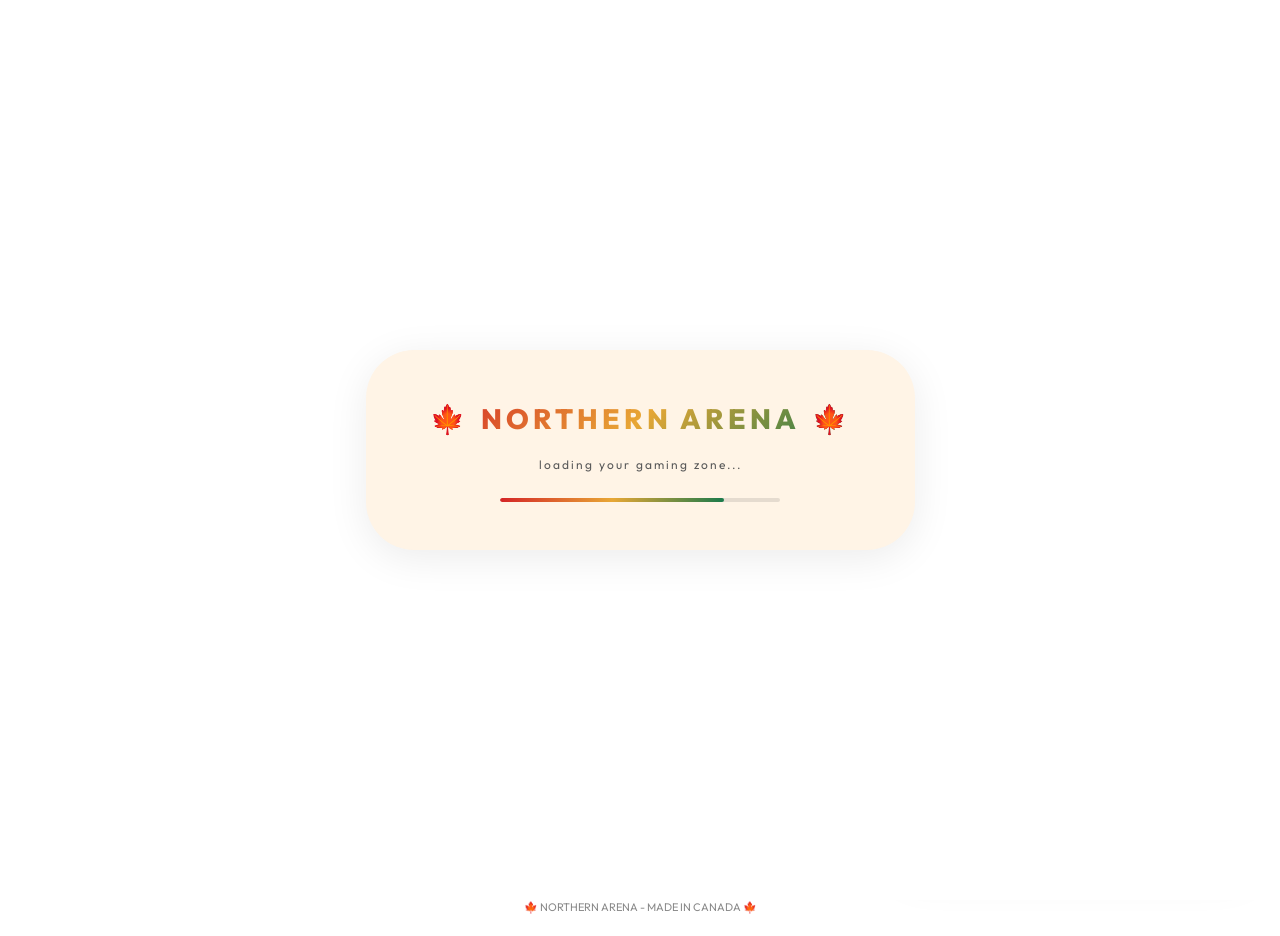
<file: index.html>
<!DOCTYPE html>
<html lang="en-CA">

<head>
    <meta charset="UTF-8">
    <meta name="viewport" content="width=device-width, initial-scale=1.0">
    <title>Northern Arena | Canadian Gaming Hub</title>
    <link rel="stylesheet" href="css/reset.css">
    <link rel="stylesheet" href="css/main.css">
    <link href="https://fonts.googleapis.com/css2?family=Outfit:wght@300;400;500;600;700;800;900&display=swap" rel="stylesheet">
</head>

<body>

    <div class="aurora-loader" id="auroraLoader">
        <div class="loader-content">
            <div class="aurora-text">NORTHERN ARENA</div>
            <div class="aurora-sub">loading your gaming zone...</div>
            <div class="aurora-progress">
                <div class="aurora-bar"></div>
            </div>
        </div>
    </div>

    <!-- HOCKEY BAR -->
    <div class="hockey-bar">
        <div class="penalty-box">
            <span class="penalty-label">POWER PLAY</span>
            <span class="penalty-time" id="powerPlayTimer">02:34</span>
        </div>
        <div class="scoreboard">
            <div class="team team-home">
                <span class="team-name">NORTH</span>
                <span class="team-score" id="northScore">2,847</span>
            </div>
            <div class="vs-divider">VS</div>
            <div class="team team-away">
                <span class="team-name">SOUTH</span>
                <span class="team-score" id="southScore">2,156</span>
            </div>
        </div>
        <div class="maple-leaf-icon">
            <span class="leaf-animate">🍁</span>
        </div>
    </div>

    <!-- LEVEL SYSTEM -->
    <div class="level-system">
        <div class="level-icon">
            <span class="level-number" id="userLevel">7</span>
            <span class="level-badge">RANGER</span>
        </div>
        <div class="level-progress-container">
            <div class="level-progress-label">
                <span>🏆 XP TO NEXT LEVEL</span>
                <span id="xpCurrent">1,280</span>
                <span>/</span>
                <span id="xpNext">2,500</span>
            </div>
            <div class="level-progress-bar">
                <div class="level-progress-fill" style="width: 51%"></div>
            </div>
        </div>
        <div class="maple-pass-icon">
            <span>🍁 MAPLE PASS</span>
            <span class="pass-tier" id="passTier">GOLD</span>
        </div>
    </div>

    <!-- COMPASS NAVIGATION -->
    <div class="compass-nav">
        <div class="compass-item active" data-tab="raid">
            <div class="compass-icon">⚔️</div>
            <span>RAID</span>
        </div>
        <div class="compass-item" data-tab="hockey">
            <div class="compass-icon">🏒</div>
            <span>HOCKEY</span>
        </div>
        <div class="compass-item" data-tab="aurora">
            <div class="compass-icon">✨</div>
            <span>AURORA</span>
        </div>
        <div class="compass-item" data-tab="lodge">
            <div class="compass-icon">🏔️</div>
            <span>LODGE</span>
        </div>
    </div>

    <main>
        <!-- RAID TAB -->
        <div class="tab-content active" id="raid-tab">
            <div class="raid-boss-container">
                <div class="raid-boss-card">
                    <div class="boss-pixel-art">🐉</div>
                    <div class="boss-title">NORTHERN WYVERN</div>
                    <div class="boss-health-bar">
                        <div class="boss-health-label">
                            <span>🔥 HEALTH POOL</span>
                            <span id="bossHealthPercent">87%</span>
                        </div>
                        <div class="boss-health-progress">
                            <div class="boss-health-fill" style="width: 87%" id="bossHealthFill"></div>
                        </div>
                    </div>
                    <button class="attack-button" id="attackBossBtn">⚡ DEAL DAMAGE ⚡</button>
                </div>
                <div class="active-buffs">
                    <div class="buff-item">
                        <div class="buff-icon">⚡</div>
                        <div>DOUBLE DAMAGE</div>
                        <div class="buff-timer" id="doubleDamageTimer">2h 14m</div>
                    </div>
                </div>
            </div>
        </div>

        <!-- HOCKEY TAB -->
        <div class="tab-content" id="hockey-tab">
            <div class="matchups-grid">
                <div class="matchup-card">
                    <div class="matchup-teams">
                        <div class="matchup-team">🏒 VANCOUVER</div>
                        <div class="matchup-vs">VS</div>
                        <div class="matchup-team">🏒 CALGARY</div>
                    </div>
                    <button class="matchup-bet-btn" data-match="VANvsCGY">🎮 SUPPORT TEAM</button>
                </div>
                <div class="matchup-card">
                    <div class="matchup-teams">
                        <div class="matchup-team">🏒 TORONTO</div>
                        <div class="matchup-vs">VS</div>
                        <div class="matchup-team">🏒 MONTREAL</div>
                    </div>
                    <button class="matchup-bet-btn" data-match="TORvsMTL">🎮 SUPPORT TEAM</button>
                </div>
                <div class="matchup-card featured">
                    <div class="matchup-teams">
                        <div class="matchup-team">🏒 OTTAWA</div>
                        <div class="matchup-vs">VS</div>
                        <div class="matchup-team">🏒 EDMONTON</div>
                    </div>
                    <button class="matchup-bet-btn" data-match="OTTvsEDM">🎮 SUPPORT TEAM</button>
                </div>
            </div>
        </div>

        <!-- AURORA TAB -->
        <div class="tab-content" id="aurora-tab">
            <div class="game-arcade" id="gameArcade">
                <div class="arcade-card" data-category="hot">
                    <div class="arcade-icon">🎮</div>
                    <div class="arcade-name">Maple Quest</div>
                    <div class="arcade-stats">
                        <span>👥 2,341</span>
                        <span>💎 +45</span>
                    </div>
                    <button class="arcade-play" data-game="Maple Quest">▶ PLAY</button>
                </div>
                <div class="arcade-card" data-category="hot">
                    <div class="arcade-icon">🏒</div>
                    <div class="arcade-name">Hockey Rumble</div>
                    <div class="arcade-stats">
                        <span>👥 1,892</span>
                        <span>💎 +60</span>
                    </div>
                    <button class="arcade-play" data-game="Hockey Rumble">▶ PLAY</button>
                </div>
                <div class="arcade-card" data-category="new">
                    <div class="arcade-icon">✨</div>
                    <div class="arcade-name">Northern Lights</div>
                    <div class="arcade-stats">
                        <span>👥 3,204</span>
                        <span>💎 +80</span>
                    </div>
                    <button class="arcade-play" data-game="Northern Lights">▶ PLAY</button>
                </div>
                <div class="arcade-card" data-category="hot">
                    <div class="arcade-icon">🌲</div>
                    <div class="arcade-name">Timber Tumble</div>
                    <div class="arcade-stats">
                        <span>👥 987</span>
                        <span>💎 +30</span>
                    </div>
                    <button class="arcade-play" data-game="Timber Tumble">▶ PLAY</button>
                </div>
                <div class="arcade-card" data-category="new">
                    <div class="arcade-icon">🍟</div>
                    <div class="arcade-name">Poutine Panic</div>
                    <div class="arcade-stats">
                        <span>👥 654</span>
                        <span>💎 +35</span>
                    </div>
                    <button class="arcade-play" data-game="Poutine Panic">▶ PLAY</button>
                </div>
                <div class="arcade-card" data-category="hot">
                    <div class="arcade-icon">🦌</div>
                    <div class="arcade-name">Moose Mayhem</div>
                    <div class="arcade-stats">
                        <span>👥 1,432</span>
                        <span>💎 +50</span>
                    </div>
                    <button class="arcade-play" data-game="Moose Mayhem">▶ PLAY</button>
                </div>
            </div>
            <button class="view-all-arcade" id="viewAllArcade">🎲 SURPRISE ME 🎲</button>
        </div>

        <!-- LODGE TAB -->
        <div class="tab-content" id="lodge-tab">
            <div class="lodge-container">
                <div class="lodge-left">
                    <div class="lodge-header">🏔️ NORTHERN LODGE 🏔️</div>
                    <div class="chat-messages" id="chatMessages">
                        <div class="chat-message"><span class="chat-user">🍁 MapleBot:</span> <span>Welcome to the Northern Lodge, eh!</span></div>
                    </div>
                    <div class="chat-input-area">
                        <input type="text" id="chatInput" placeholder="Type your message...">
                        <button id="sendMessageBtn">📨 SEND</button>
                    </div>
                </div>
                <div class="lodge-right">
                    <div class="lodge-card">
                        <div class="lodge-icon">🍁</div>
                        <div class="lodge-title">MAPLE SUPPORTERS</div>
                        <div class="lodge-count" id="supporterCount">1,284</div>
                        <button class="lodge-join" id="joinSupporterBtn">BECOME A SUPPORTER</button>
                    </div>
                    <div class="lodge-card">
                        <div class="lodge-icon">🏆</div>
                        <div class="lodge-title">NORTHERN CUP</div>
                        <div class="lodge-date">April 25 - May 2</div>
                        <button class="lodge-join" id="registerCupBtn">REGISTER NOW</button>
                    </div>
                </div>
            </div>
        </div>
    </main>

    <!-- FOOTER С ССЫЛКАМИ НА ДРУГИЕ СТРАНИЦЫ -->
    <footer class="northern-footer">
        <div class="footer-links">
            <a href="privacy.html">🛡️ PRIVACY POLICY</a>
            <a href="terms.html">📜 TERMS OF USE</a>
            <a href="cookies.html">🍪 COOKIE POLICY</a>
            <a href="responsible-gaming.html">🎮 RESPONSIBLE GAMING</a>
        </div>
        <div class="footer-content">
            <div class="footer-copyright">
                <span>🍁 NORTHERN ARENA - MADE IN CANADA 🍁</span>
            </div>
        </div>
    </footer>

    <div id="northernToast" class="northern-toast"></div>
    <div class="hypercube" id="hypercube">⬆️</div>

    <script src="js/app.js"></script>
</body>

</html>
</file>
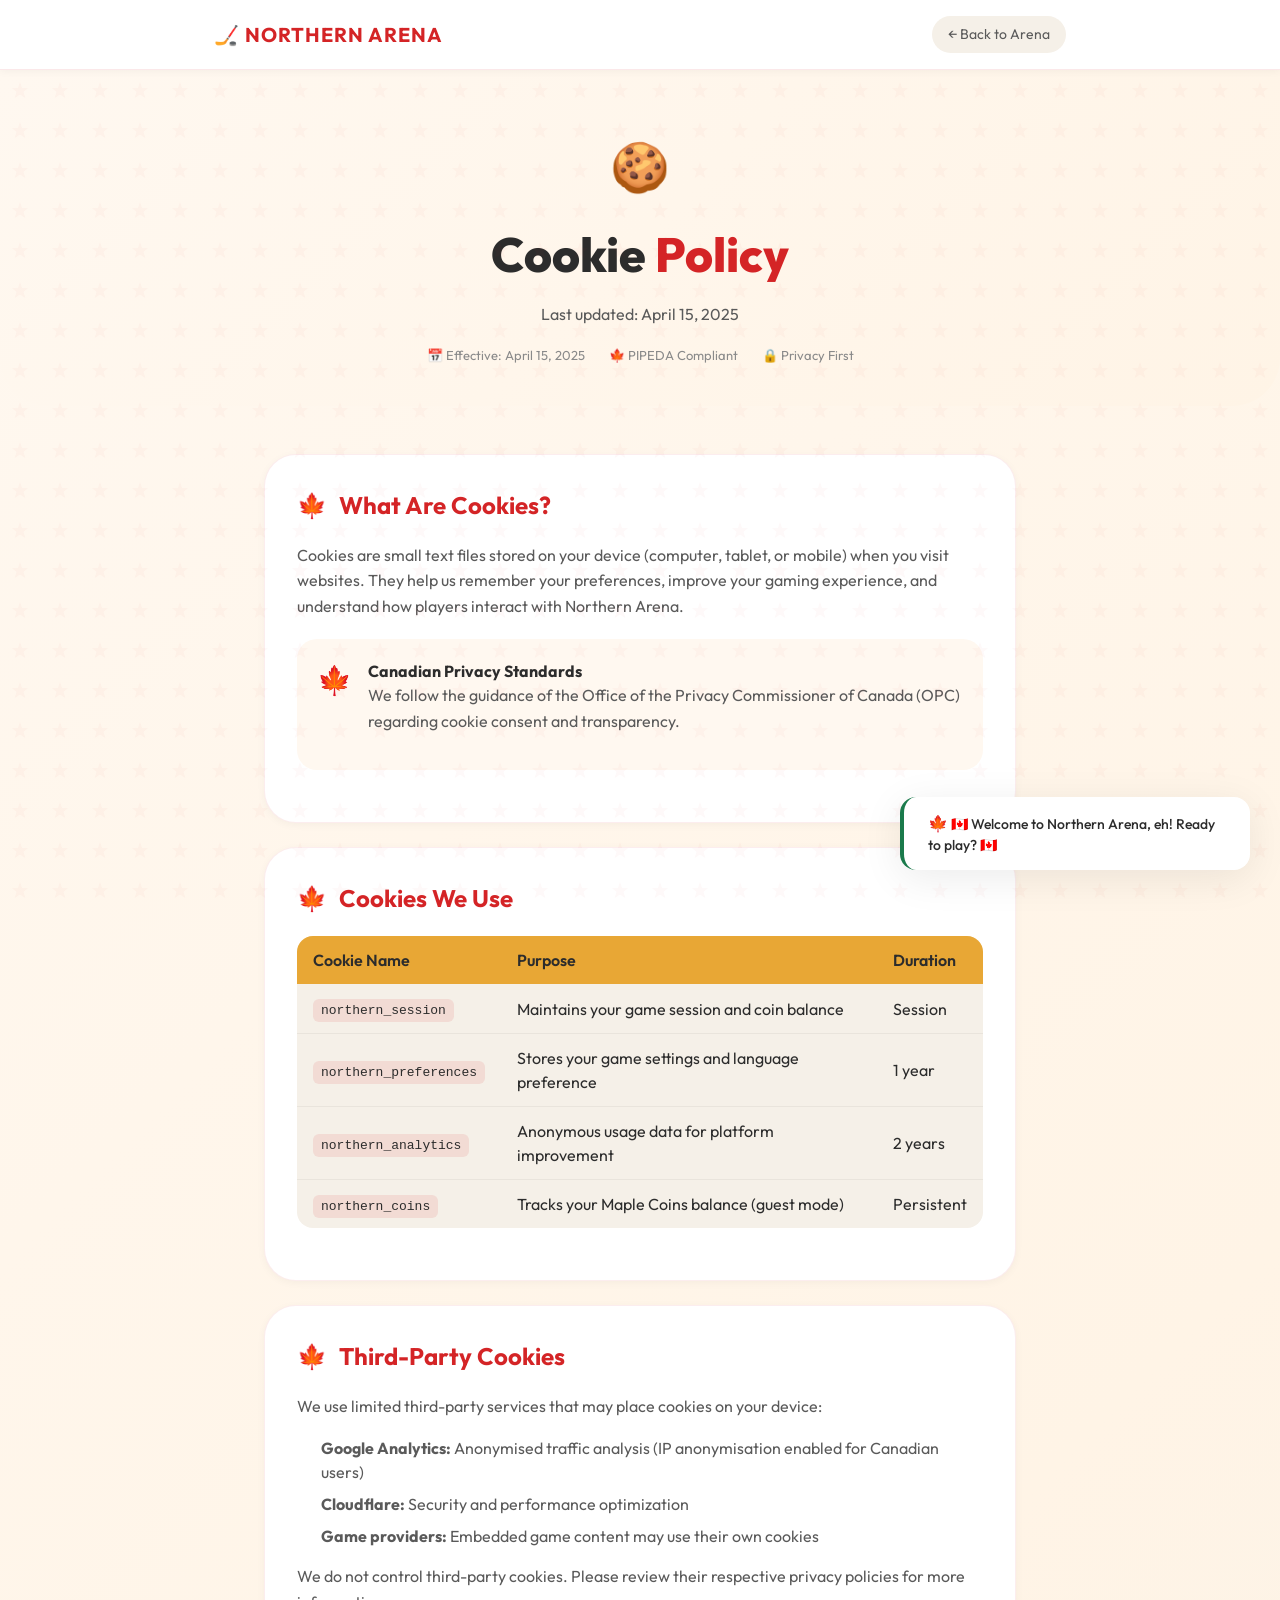
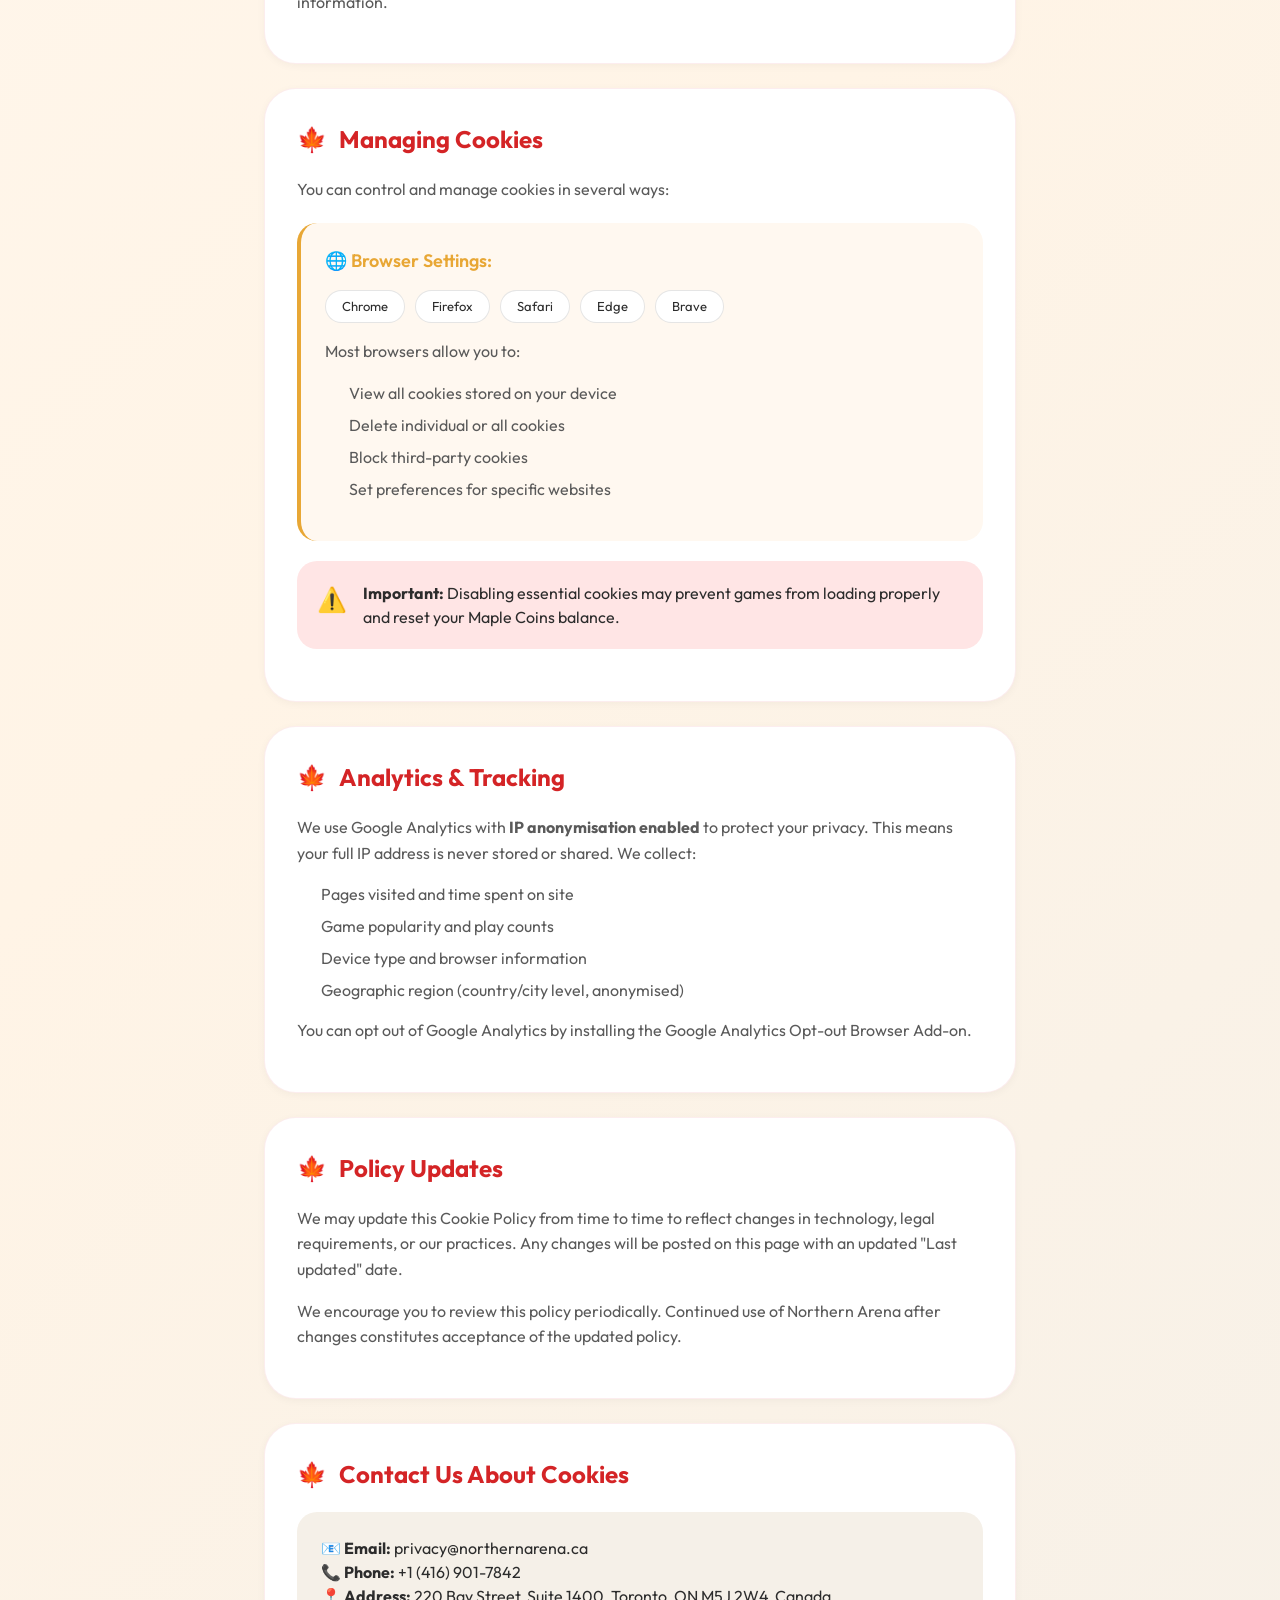
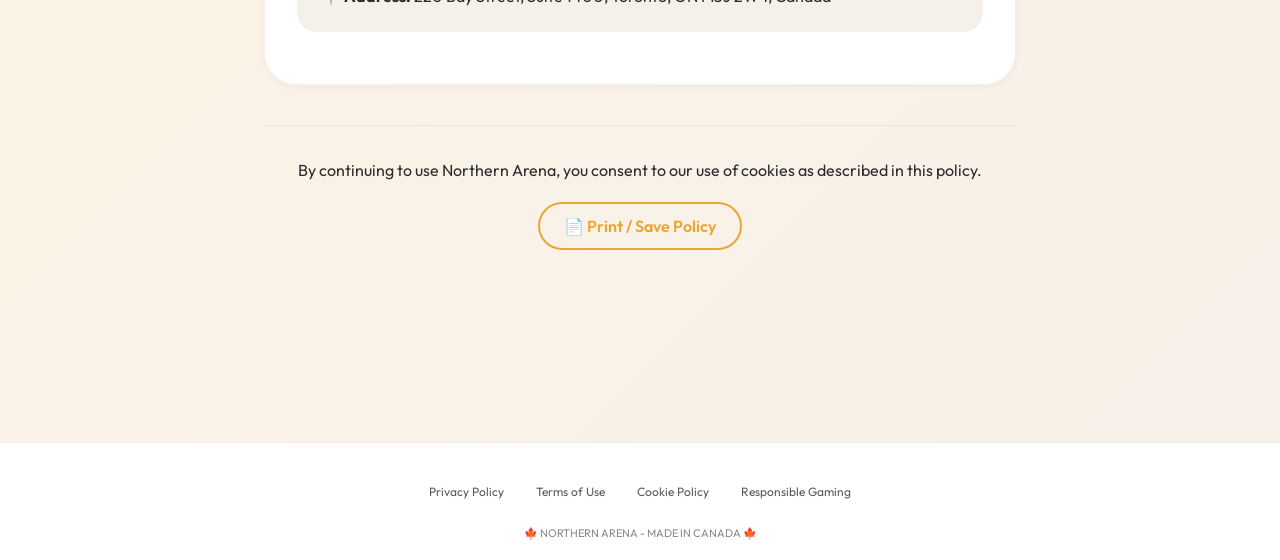
<file: cookies.html>
<!DOCTYPE html>
<html lang="en-CA">

<head>
    <meta charset="UTF-8">
    <meta name="viewport" content="width=device-width, initial-scale=1.0">
    <title>Cookie Policy | Northern Arena Canada</title>
    <link rel="stylesheet" href="css/reset.css">
    <link rel="stylesheet" href="css/main.css">
    <link href="https://fonts.googleapis.com/css2?family=Outfit:wght@300;400;500;600;700;800;900&display=swap" rel="stylesheet">
</head>

<body>

    <!-- SIMPLE HEADER -->
    <div class="legal-header-simple">
        <div class="legal-header-content">
            <a href="index.html" class="legal-logo">🏒 NORTHERN ARENA</a>
            <a href="index.html" class="legal-back">← Back to Arena</a>
        </div>
    </div>

    <main>
        <!-- HERO SECTION - CENTERED -->
        <div class="legal-hero">
            <div class="legal-hero-icon">🍪</div>
            <h1>Cookie <span class="legal-red">Policy</span></h1>
            <p>Last updated: April 15, 2025</p>
            <div class="legal-meta">
                <span>📅 Effective: April 15, 2025</span>
                <span>🍁 PIPEDA Compliant</span>
                <span>🔒 Privacy First</span>
            </div>
        </div>

        <!-- CONTENT - CENTERED COLUMN -->
        <div class="legal-content-centered">

            <!-- What Are Cookies -->
            <div class="legal-section-card">
                <h2 class="section-title-legal">What Are Cookies?</h2>
                <p>Cookies are small text files stored on your device (computer, tablet, or mobile) when you visit websites. They help us remember your preferences, improve your gaming experience, and understand how players interact with Northern Arena.</p>
                <div class="cookie-note-light">
                    <span>🍁</span>
                    <div>
                        <strong>Canadian Privacy Standards</strong>
                        <p>We follow the guidance of the Office of the Privacy Commissioner of Canada (OPC) regarding cookie consent and transparency.</p>
                    </div>
                </div>
            </div>

            <!-- Cookies We Use -->
            <div class="legal-section-card">
                <h2 class="section-title-legal">Cookies We Use</h2>
                <div class="cookie-table-wrapper">
                    <table class="cookie-table">
                        <thead>
                            <tr>
                                <th>Cookie Name</th>
                                <th>Purpose</th>
                                <th>Duration</th>
                            </tr>
                        </thead>
                        <tbody>
                            <tr>
                                <td><code class="cookie-code">northern_session</code></td>
                                <td>Maintains your game session and coin balance</td>
                                <td>Session</td>
                            </tr>
                            <tr>
                                <td><code class="cookie-code">northern_preferences</code></td>
                                <td>Stores your game settings and language preference</td>
                                <td>1 year</td>
                            </tr>
                            <tr>
                                <td><code class="cookie-code">northern_analytics</code></td>
                                <td>Anonymous usage data for platform improvement</td>
                                <td>2 years</td>
                            </tr>
                            <tr>
                                <td><code class="cookie-code">northern_coins</code></td>
                                <td>Tracks your Maple Coins balance (guest mode)</td>
                                <td>Persistent</td>
                            </tr>
                        </tbody>
                    </table>
                </div>
            </div>

            <!-- Third-Party Cookies -->
            <div class="legal-section-card">
                <h2 class="section-title-legal">Third-Party Cookies</h2>
                <p>We use limited third-party services that may place cookies on your device:</p>
                <ul class="legal-list">
                    <li><strong>Google Analytics:</strong> Anonymised traffic analysis (IP anonymisation enabled for Canadian users)</li>
                    <li><strong>Cloudflare:</strong> Security and performance optimization</li>
                    <li><strong>Game providers:</strong> Embedded game content may use their own cookies</li>
                </ul>
                <p>We do not control third-party cookies. Please review their respective privacy policies for more information.</p>
            </div>

            <!-- Managing Cookies -->
            <div class="legal-section-card">
                <h2 class="section-title-legal">Managing Cookies</h2>
                <p>You can control and manage cookies in several ways:</p>

                <div class="info-card-light">
                    <h3>🌐 Browser Settings:</h3>
                    <div class="browser-buttons">
                        <span class="browser-btn">Chrome</span>
                        <span class="browser-btn">Firefox</span>
                        <span class="browser-btn">Safari</span>
                        <span class="browser-btn">Edge</span>
                        <span class="browser-btn">Brave</span>
                    </div>
                    <p>Most browsers allow you to:</p>
                    <ul class="legal-list">
                        <li>View all cookies stored on your device</li>
                        <li>Delete individual or all cookies</li>
                        <li>Block third-party cookies</li>
                        <li>Set preferences for specific websites</li>
                    </ul>
                </div>

                <div class="cookie-note-light warning">
                    <span>⚠️</span>
                    <div>
                        <strong>Important:</strong> Disabling essential cookies may prevent games from loading properly and reset your Maple Coins balance.
                    </div>
                </div>
            </div>

            <!-- Analytics & Tracking -->
            <div class="legal-section-card">
                <h2 class="section-title-legal">Analytics & Tracking</h2>
                <p>We use Google Analytics with <strong>IP anonymisation enabled</strong> to protect your privacy. This means your full IP address is never stored or shared. We collect:</p>
                <ul class="legal-list">
                    <li>Pages visited and time spent on site</li>
                    <li>Game popularity and play counts</li>
                    <li>Device type and browser information</li>
                    <li>Geographic region (country/city level, anonymised)</li>
                </ul>
                <p>You can opt out of Google Analytics by installing the <a href="https://tools.google.com/dlpage/gaoptout" target="_blank" class="legal-link">Google Analytics Opt-out Browser Add-on</a>.</p>
            </div>

            <!-- Policy Updates -->
            <div class="legal-section-card">
                <h2 class="section-title-legal">Policy Updates</h2>
                <p>We may update this Cookie Policy from time to time to reflect changes in technology, legal requirements, or our practices. Any changes will be posted on this page with an updated "Last updated" date.</p>
                <p>We encourage you to review this policy periodically. Continued use of Northern Arena after changes constitutes acceptance of the updated policy.</p>
            </div>

            <!-- Contact -->
            <div class="legal-section-card">
                <h2 class="section-title-legal">Contact Us About Cookies</h2>
                <div class="contact-info-box">
                    <div>
                        <strong>📧 Email:</strong> privacy@northernarena.ca<br>
                        <strong>📞 Phone:</strong> +1 (416) 901-7842<br>
                        <strong>📍 Address:</strong> 220 Bay Street, Suite 1400, Toronto, ON M5J 2W4, Canada
                    </div>
                </div>
            </div>

            <!-- Footer Note -->
            <div class="legal-footer-centered">
                <p>By continuing to use Northern Arena, you consent to our use of cookies as described in this policy.</p>
                <button class="print-btn" id="printCookies">📄 Print / Save Policy</button>
            </div>
        </div>
    </main>

    <!-- SIMPLE FOOTER -->
    <footer class="legal-footer-simple">
        <div class="legal-container">
            <div class="footer-links">
                <a href="privacy.html">Privacy Policy</a>
                <a href="terms.html">Terms of Use</a>
                <a href="cookies.html">Cookie Policy</a>
                <a href="responsible-gaming.html">Responsible Gaming</a>
            </div>
            <div class="footer-copyright">
                <span>🍁 NORTHERN ARENA - MADE IN CANADA 🍁</span>
            </div>
        </div>
    </footer>

    <div id="northernToast" class="northern-toast"></div>
    <div class="hypercube" id="hypercube">⬆️</div>

    <script src="js/app.js"></script>
</body>

</html>
</file>
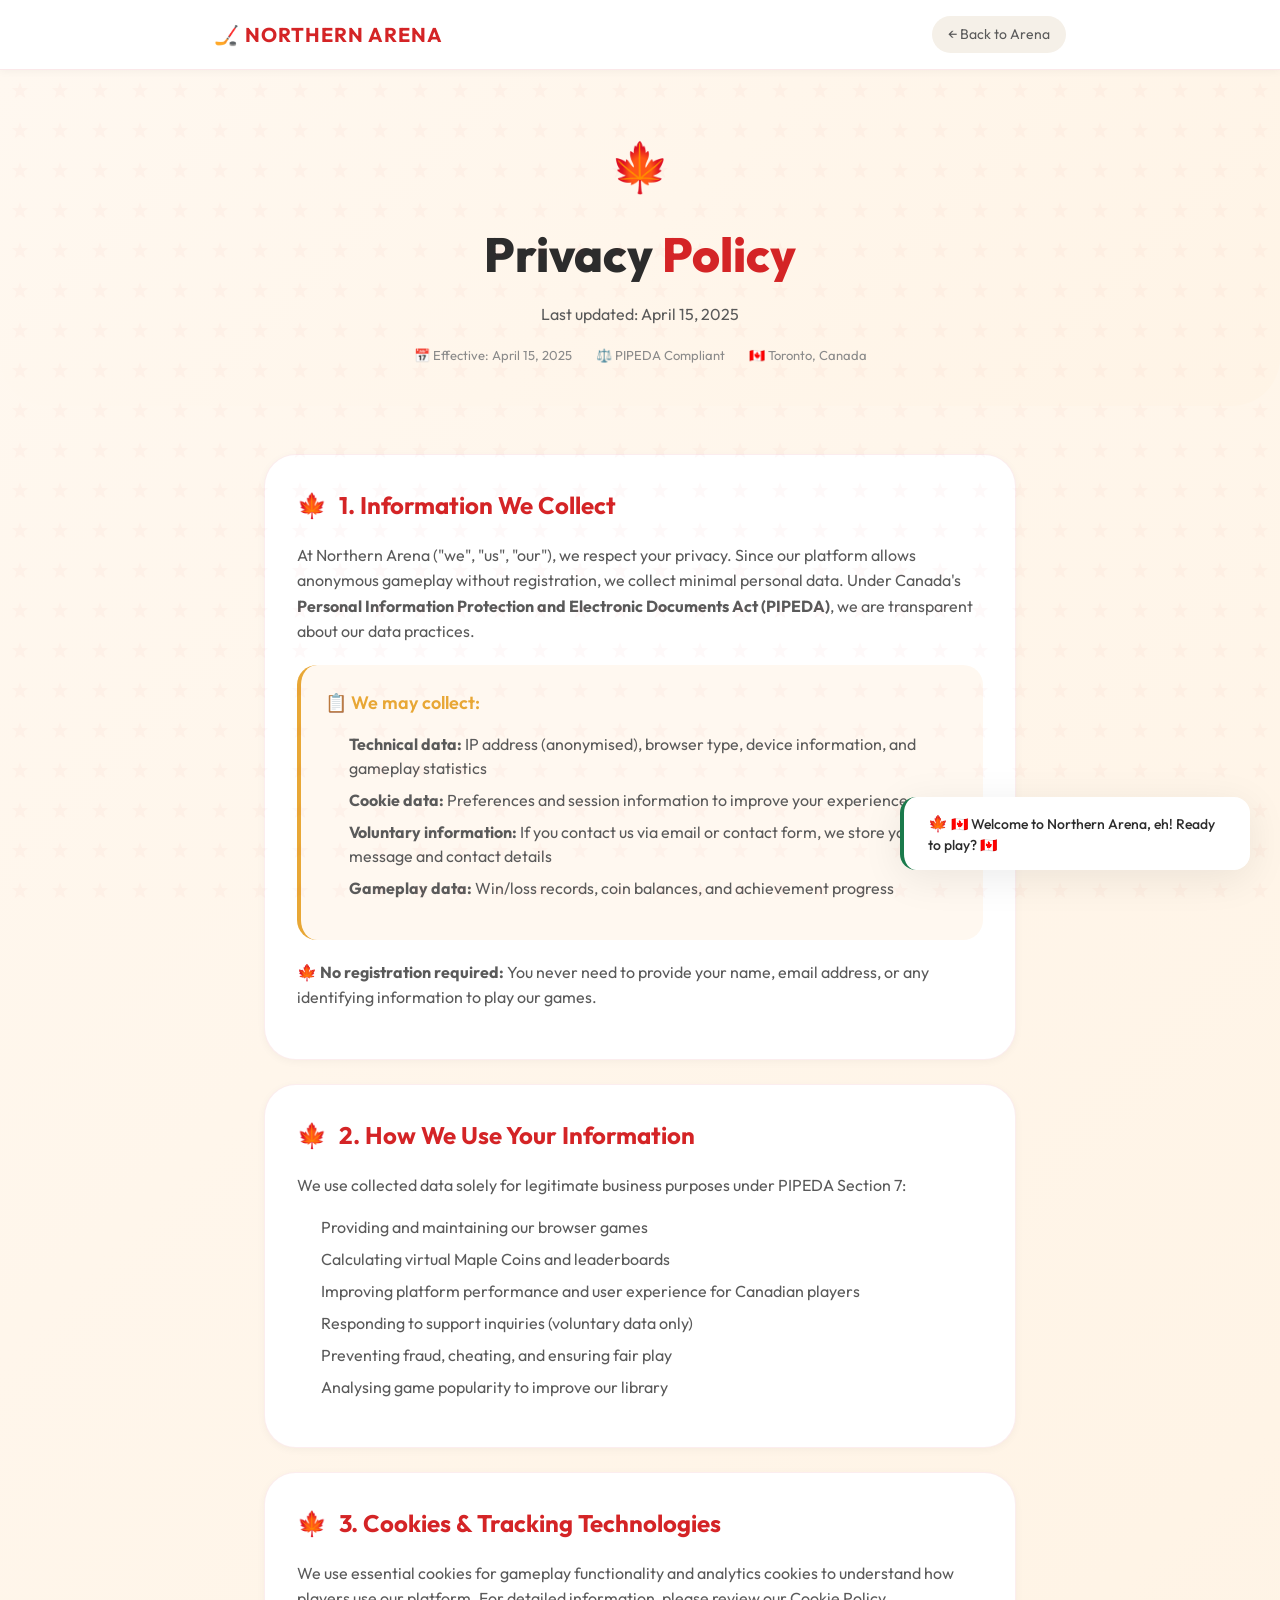
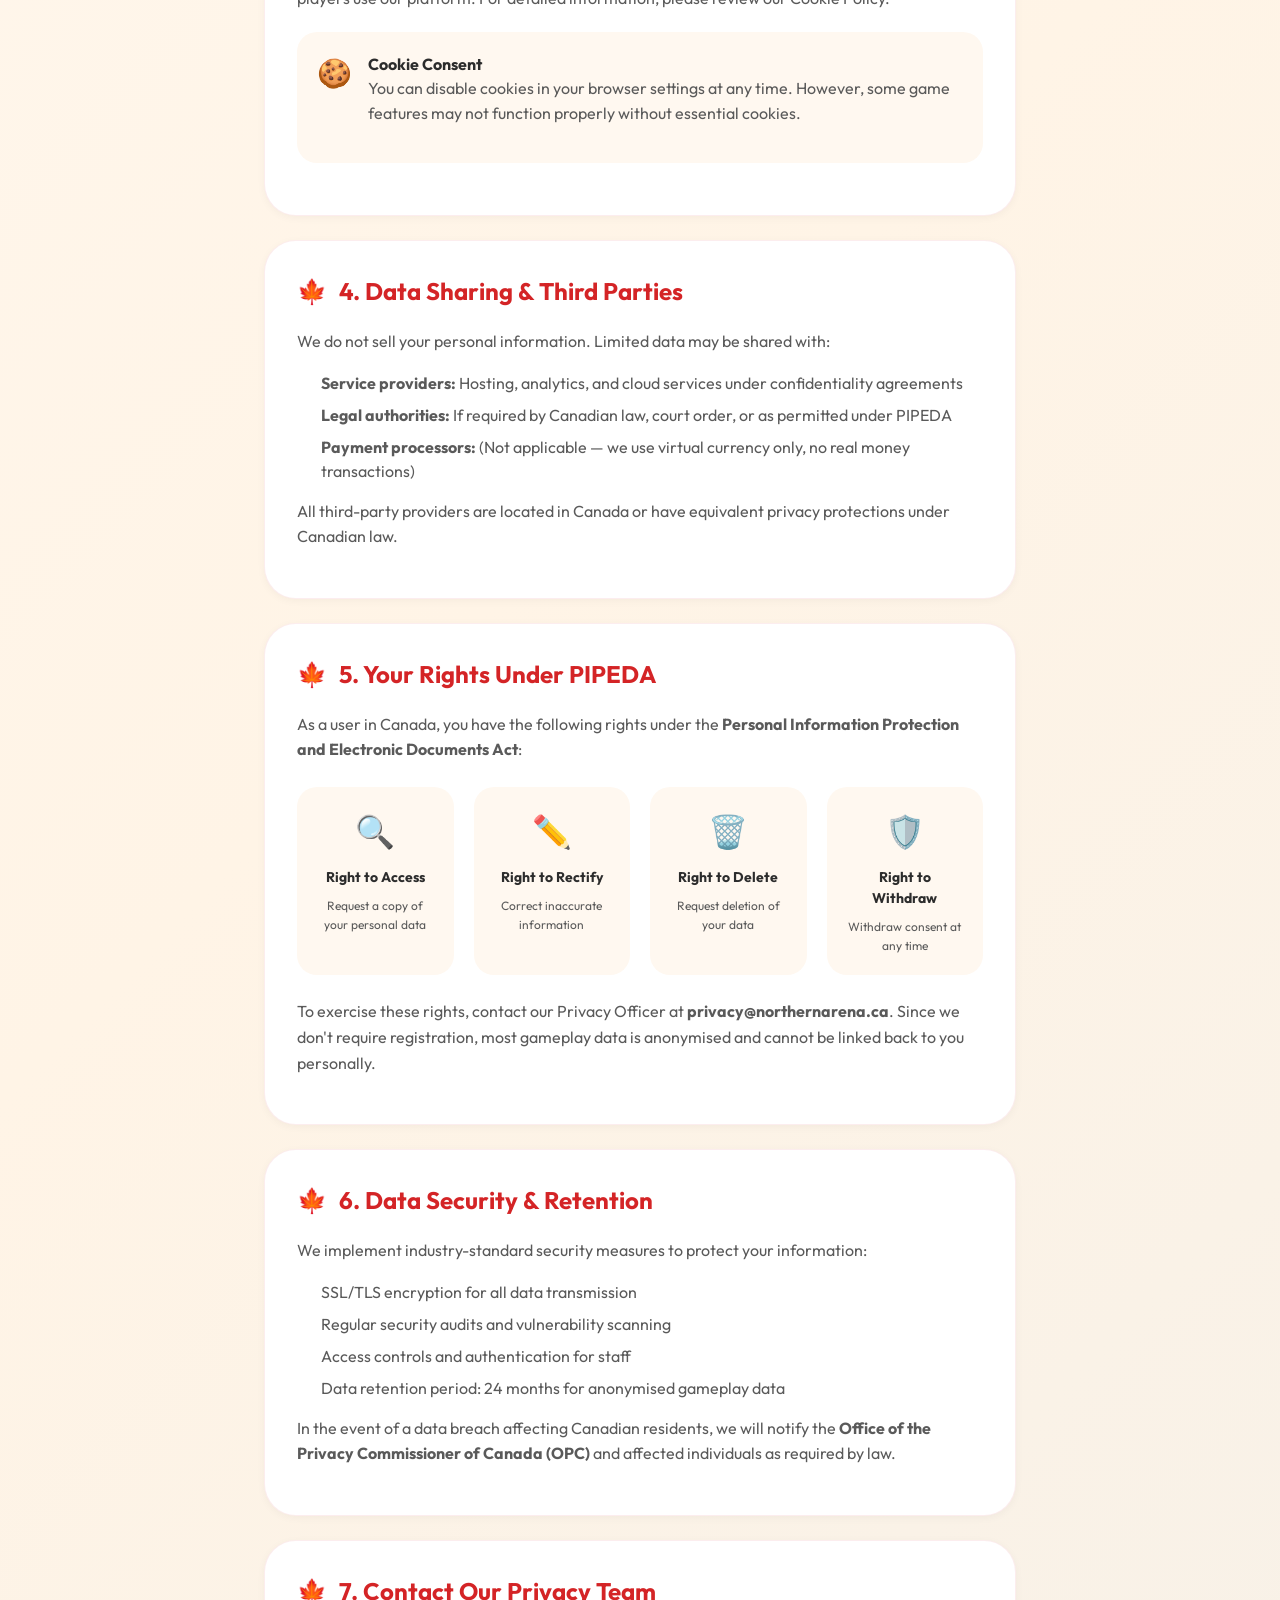
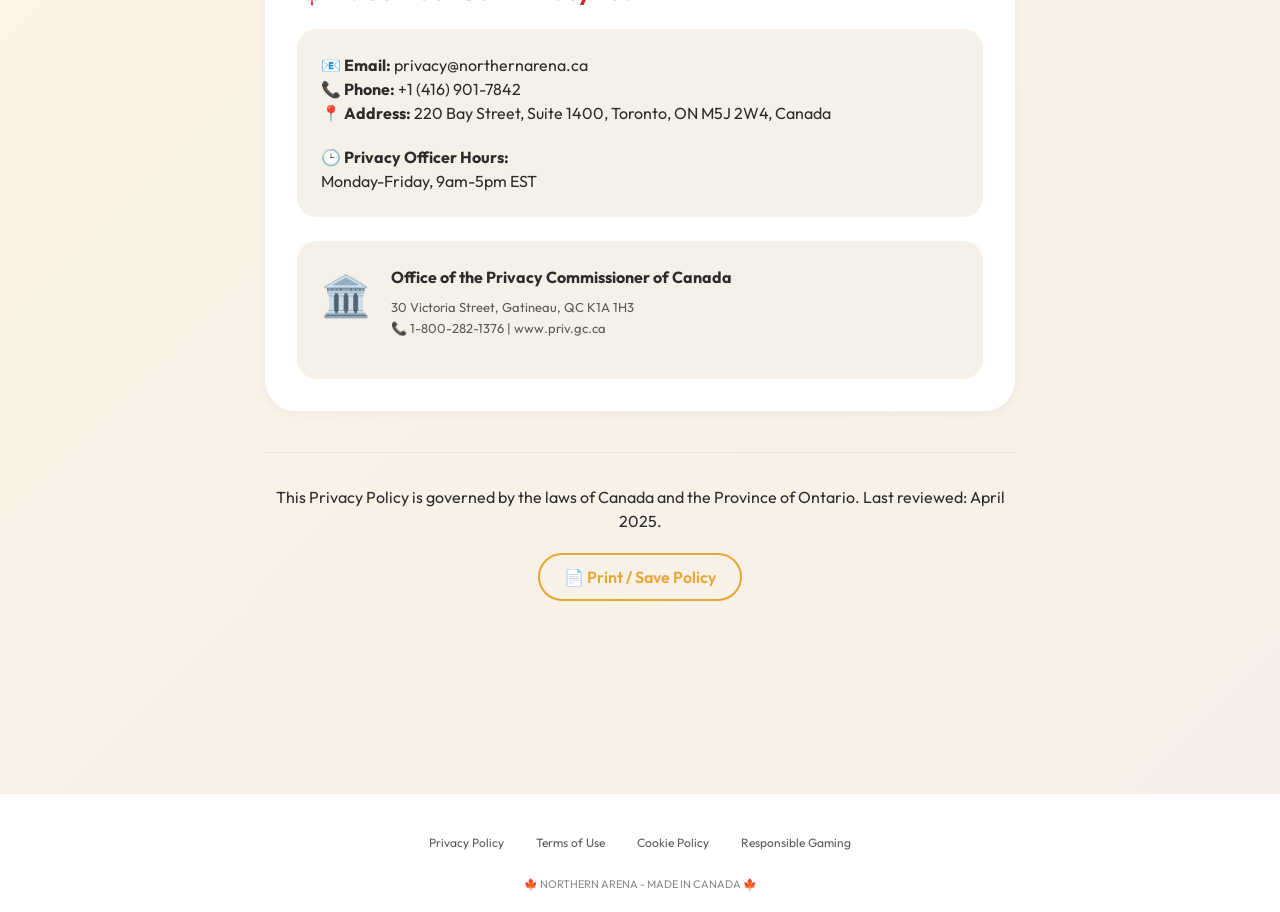
<file: privacy.html>
<!DOCTYPE html>
<html lang="en-CA">

<head>
    <meta charset="UTF-8">
    <meta name="viewport" content="width=device-width, initial-scale=1.0">
    <title>Privacy Policy | Northern Arena Canada</title>
    <link rel="stylesheet" href="css/reset.css">
    <link rel="stylesheet" href="css/main.css">
    <link href="https://fonts.googleapis.com/css2?family=Outfit:wght@300;400;500;600;700;800;900&display=swap" rel="stylesheet">
</head>

<body>

    <!-- SIMPLE HEADER -->
    <div class="legal-header-simple">
        <div class="legal-header-content">
            <a href="index.html" class="legal-logo">🏒 NORTHERN ARENA</a>
            <a href="index.html" class="legal-back">← Back to Arena</a>
        </div>
    </div>

    <main>
        <!-- HERO SECTION - CENTERED -->
        <div class="legal-hero">
            <div class="legal-hero-icon">🍁</div>
            <h1>Privacy <span class="legal-red">Policy</span></h1>
            <p>Last updated: April 15, 2025</p>
            <div class="legal-meta">
                <span>📅 Effective: April 15, 2025</span>
                <span>⚖️ PIPEDA Compliant</span>
                <span>🇨🇦 Toronto, Canada</span>
            </div>
        </div>

        <!-- CONTENT - CENTERED COLUMN -->
        <div class="legal-content-centered">

            <!-- Section 1 -->
            <div class="legal-section-card">
                <h2 class="section-title-legal">1. Information We Collect</h2>
                <p>At Northern Arena ("we", "us", "our"), we respect your privacy. Since our platform allows anonymous gameplay without registration, we collect minimal personal data. Under Canada's <strong>Personal Information Protection and Electronic Documents Act (PIPEDA)</strong>,
                    we are transparent about our data practices.</p>

                <div class="info-card-light">
                    <h3>📋 We may collect:</h3>
                    <ul class="legal-list">
                        <li><strong>Technical data:</strong> IP address (anonymised), browser type, device information, and gameplay statistics</li>
                        <li><strong>Cookie data:</strong> Preferences and session information to improve your experience</li>
                        <li><strong>Voluntary information:</strong> If you contact us via email or contact form, we store your message and contact details</li>
                        <li><strong>Gameplay data:</strong> Win/loss records, coin balances, and achievement progress</li>
                    </ul>
                </div>

                <p><strong>🍁 No registration required:</strong> You never need to provide your name, email address, or any identifying information to play our games.</p>
            </div>

            <!-- Section 2 -->
            <div class="legal-section-card">
                <h2 class="section-title-legal">2. How We Use Your Information</h2>
                <p>We use collected data solely for legitimate business purposes under PIPEDA Section 7:</p>
                <ul class="legal-list">
                    <li>Providing and maintaining our browser games</li>
                    <li>Calculating virtual Maple Coins and leaderboards</li>
                    <li>Improving platform performance and user experience for Canadian players</li>
                    <li>Responding to support inquiries (voluntary data only)</li>
                    <li>Preventing fraud, cheating, and ensuring fair play</li>
                    <li>Analysing game popularity to improve our library</li>
                </ul>
            </div>

            <!-- Section 3 -->
            <div class="legal-section-card">
                <h2 class="section-title-legal">3. Cookies & Tracking Technologies</h2>
                <p>We use essential cookies for gameplay functionality and analytics cookies to understand how players use our platform. For detailed information, please review our <a href="cookies.html" class="legal-link">Cookie Policy</a>.</p>

                <div class="cookie-note-light">
                    <span>🍪</span>
                    <div>
                        <strong>Cookie Consent</strong>
                        <p>You can disable cookies in your browser settings at any time. However, some game features may not function properly without essential cookies.</p>
                    </div>
                </div>
            </div>

            <!-- Section 4 -->
            <div class="legal-section-card">
                <h2 class="section-title-legal">4. Data Sharing & Third Parties</h2>
                <p>We do not sell your personal information. Limited data may be shared with:</p>
                <ul class="legal-list">
                    <li><strong>Service providers:</strong> Hosting, analytics, and cloud services under confidentiality agreements</li>
                    <li><strong>Legal authorities:</strong> If required by Canadian law, court order, or as permitted under PIPEDA</li>
                    <li><strong>Payment processors:</strong> (Not applicable — we use virtual currency only, no real money transactions)</li>
                </ul>
                <p>All third-party providers are located in Canada or have equivalent privacy protections under Canadian law.</p>
            </div>

            <!-- Section 5 -->
            <div class="legal-section-card">
                <h2 class="section-title-legal">5. Your Rights Under PIPEDA</h2>
                <p>As a user in Canada, you have the following rights under the <strong>Personal Information Protection and Electronic Documents Act</strong>:</p>

                <div class="rights-grid-centered">
                    <div class="right-card">
                        <div class="right-icon">🔍</div>
                        <h4>Right to Access</h4>
                        <p>Request a copy of your personal data</p>
                    </div>
                    <div class="right-card">
                        <div class="right-icon">✏️</div>
                        <h4>Right to Rectify</h4>
                        <p>Correct inaccurate information</p>
                    </div>
                    <div class="right-card">
                        <div class="right-icon">🗑️</div>
                        <h4>Right to Delete</h4>
                        <p>Request deletion of your data</p>
                    </div>
                    <div class="right-card">
                        <div class="right-icon">🛡️</div>
                        <h4>Right to Withdraw</h4>
                        <p>Withdraw consent at any time</p>
                    </div>
                </div>

                <p>To exercise these rights, contact our Privacy Officer at <strong>privacy@northernarena.ca</strong>. Since we don't require registration, most gameplay data is anonymised and cannot be linked back to you personally.</p>
            </div>

            <!-- Section 6 -->
            <div class="legal-section-card">
                <h2 class="section-title-legal">6. Data Security & Retention</h2>
                <p>We implement industry-standard security measures to protect your information:</p>
                <ul class="legal-list">
                    <li>SSL/TLS encryption for all data transmission</li>
                    <li>Regular security audits and vulnerability scanning</li>
                    <li>Access controls and authentication for staff</li>
                    <li>Data retention period: 24 months for anonymised gameplay data</li>
                </ul>
                <p>In the event of a data breach affecting Canadian residents, we will notify the <strong>Office of the Privacy Commissioner of Canada (OPC)</strong> and affected individuals as required by law.</p>
            </div>

            <!-- Section 7 -->
            <div class="legal-section-card">
                <h2 class="section-title-legal">7. Contact Our Privacy Team</h2>
                <div class="contact-info-box">
                    <div>
                        <strong>📧 Email:</strong> privacy@northernarena.ca<br>
                        <strong>📞 Phone:</strong> +1 (416) 901-7842<br>
                        <strong>📍 Address:</strong> 220 Bay Street, Suite 1400, Toronto, ON M5J 2W4, Canada
                    </div>
                    <div>
                        <strong>🕒 Privacy Officer Hours:</strong><br> Monday-Friday, 9am-5pm EST
                    </div>
                </div>

                <div class="opc-notice">
                    <div class="opc-icon">🏛️</div>
                    <div>
                        <strong>Office of the Privacy Commissioner of Canada</strong>
                        <p>30 Victoria Street, Gatineau, QC K1A 1H3<br> 📞 1-800-282-1376 | <a href="https://www.priv.gc.ca" target="_blank" class="legal-link">www.priv.gc.ca</a></p>
                    </div>
                </div>
            </div>

            <!-- Footer Note -->
            <div class="legal-footer-centered">
                <p>This Privacy Policy is governed by the laws of Canada and the Province of Ontario. Last reviewed: April 2025.</p>
                <button class="print-btn" id="printPolicy">📄 Print / Save Policy</button>
            </div>
        </div>
    </main>

    <!-- SIMPLE FOOTER -->
    <footer class="legal-footer-simple">
        <div class="legal-container">
            <div class="footer-links">
                <a href="privacy.html">Privacy Policy</a>
                <a href="terms.html">Terms of Use</a>
                <a href="cookies.html">Cookie Policy</a>
                <a href="responsible-gaming.html">Responsible Gaming</a>
            </div>
            <div class="footer-copyright">
                <span>🍁 NORTHERN ARENA - MADE IN CANADA 🍁</span>
            </div>
        </div>
    </footer>

    <div id="northernToast" class="northern-toast"></div>
    <div class="hypercube" id="hypercube">⬆️</div>

    <script src="js/app.js"></script>
</body>

</html>
</file>
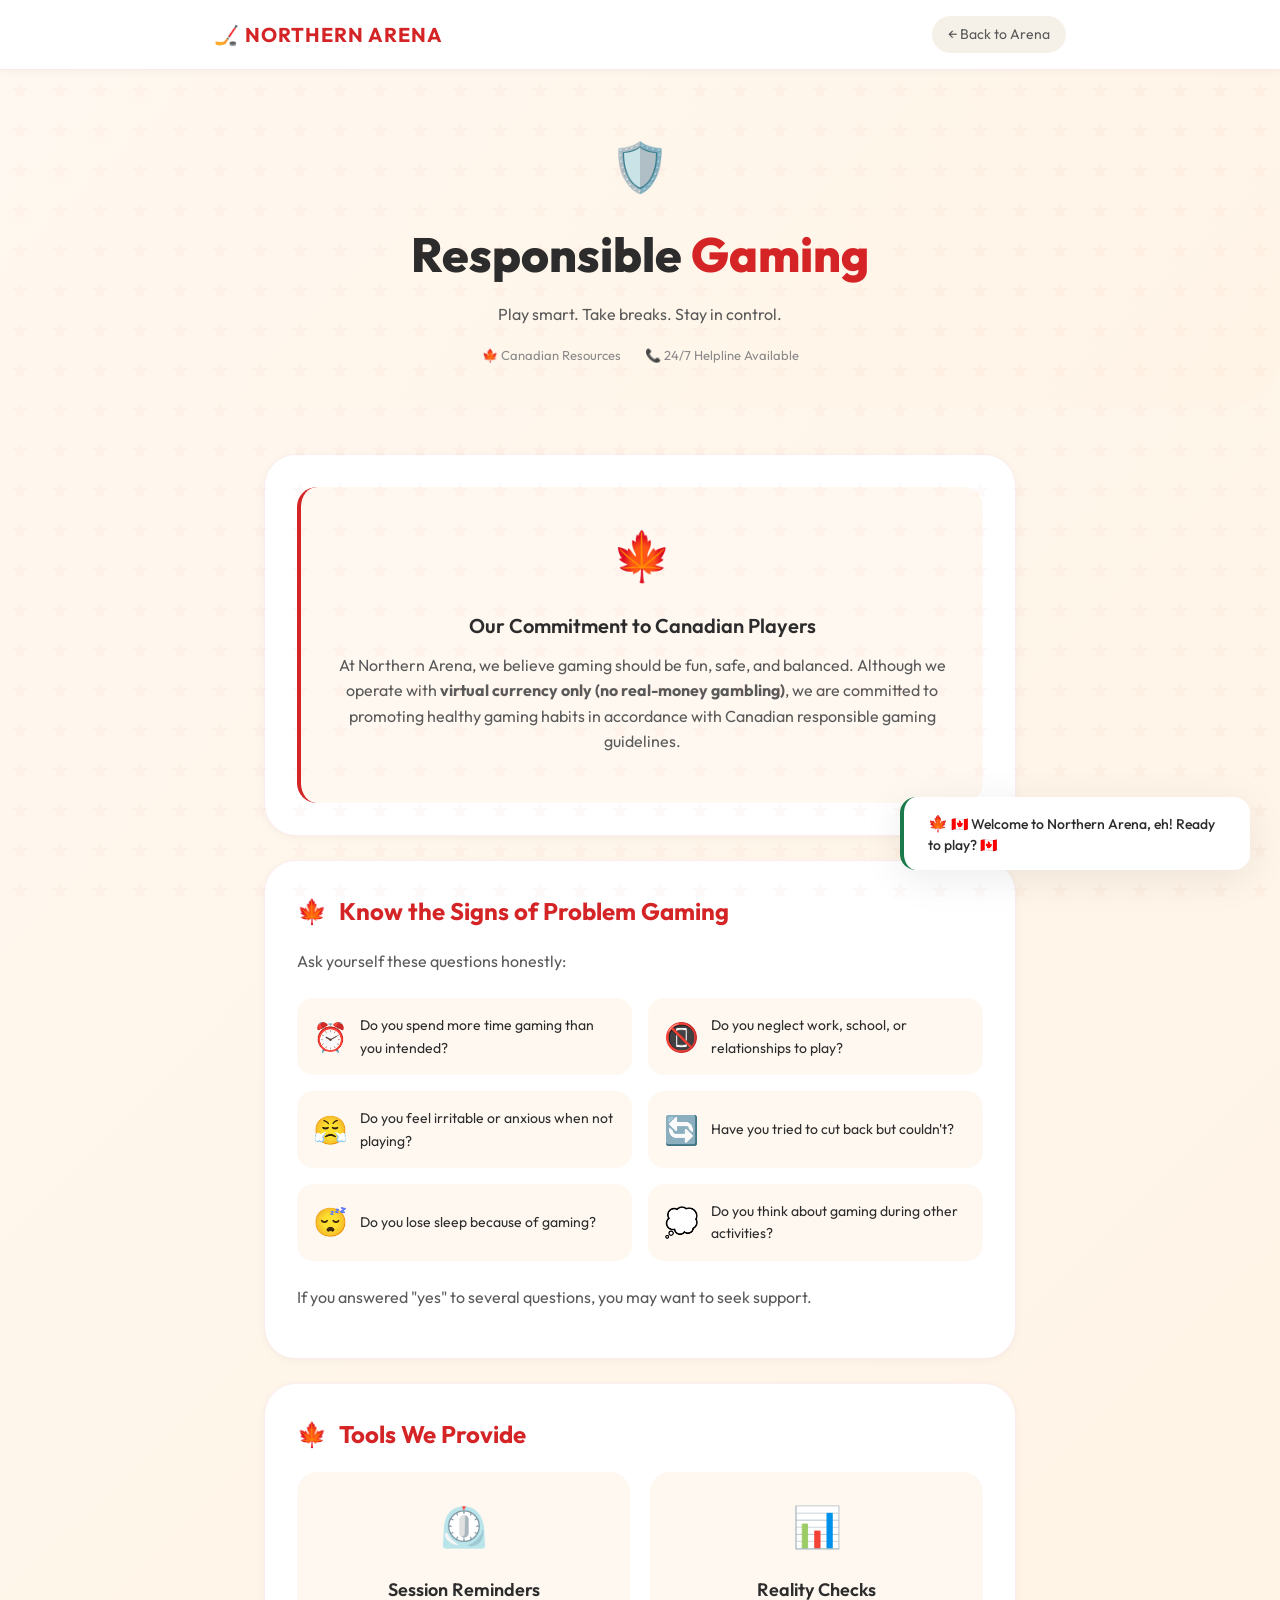
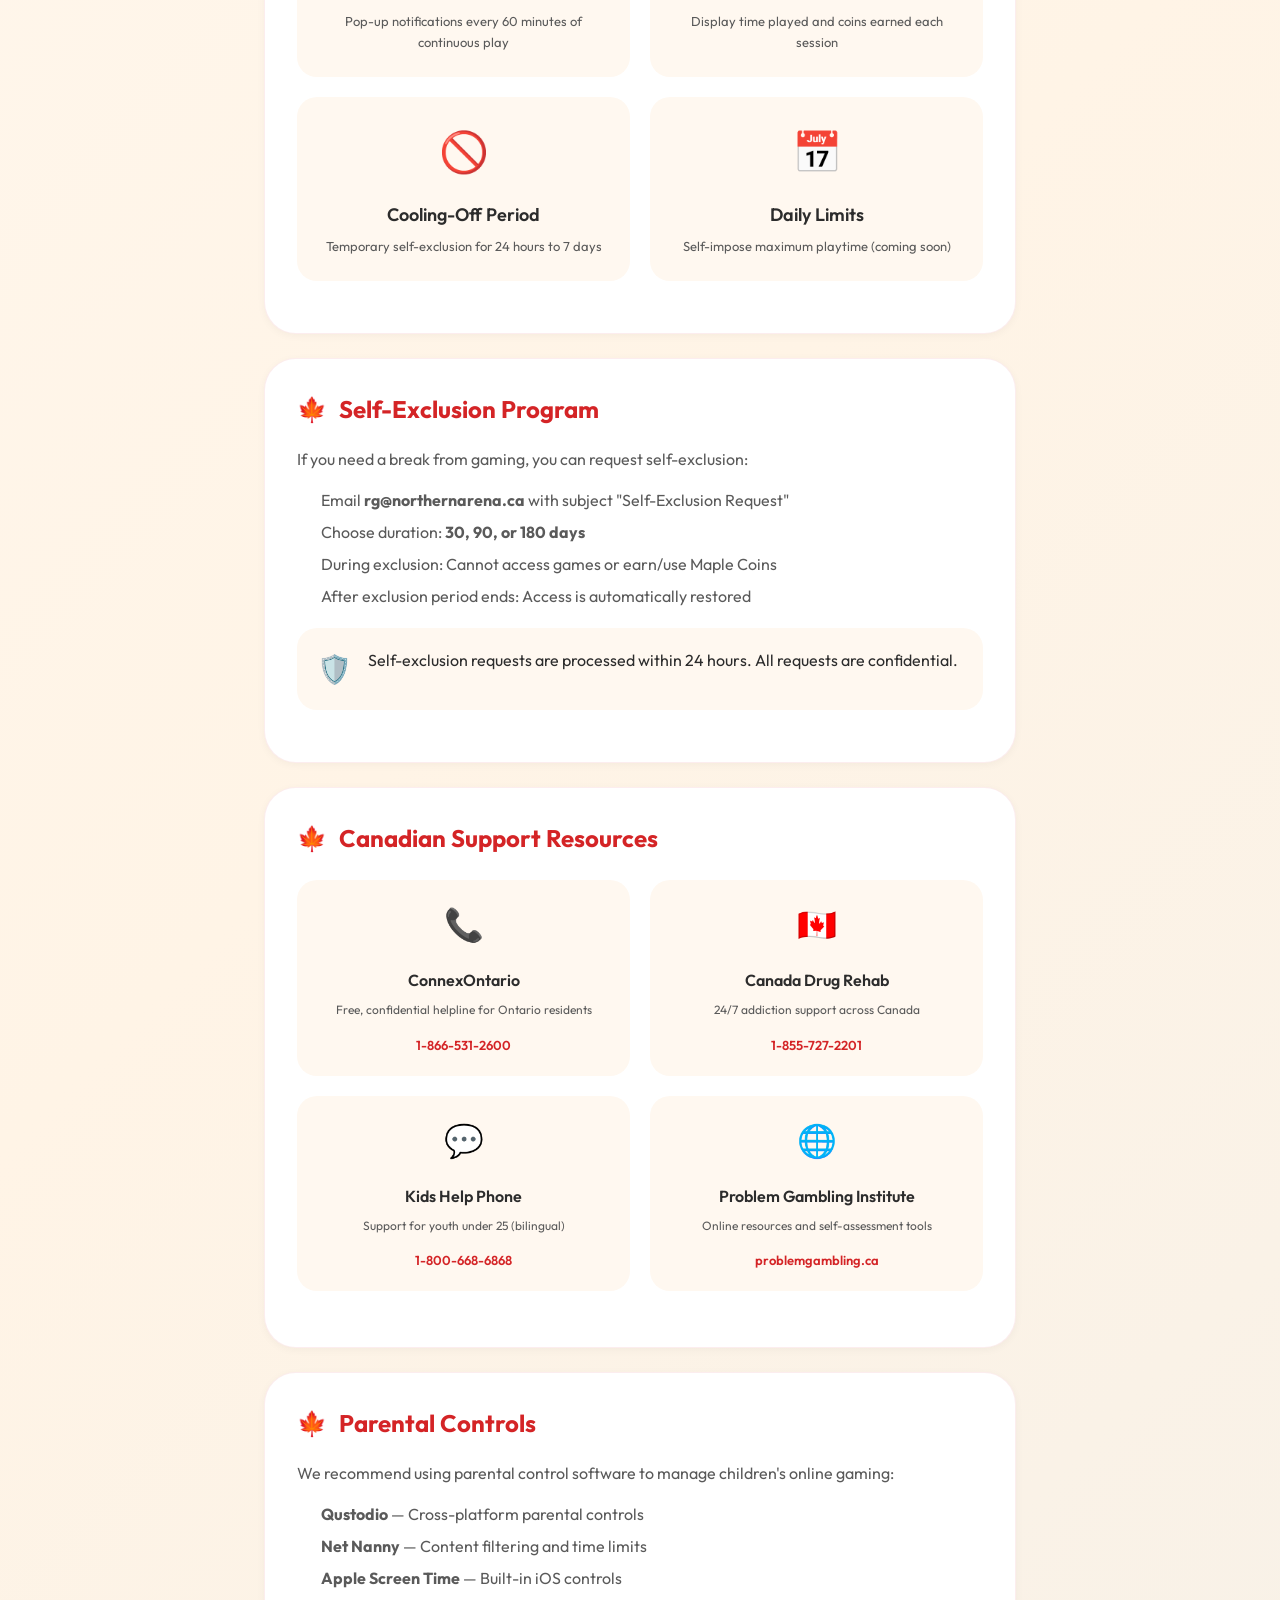
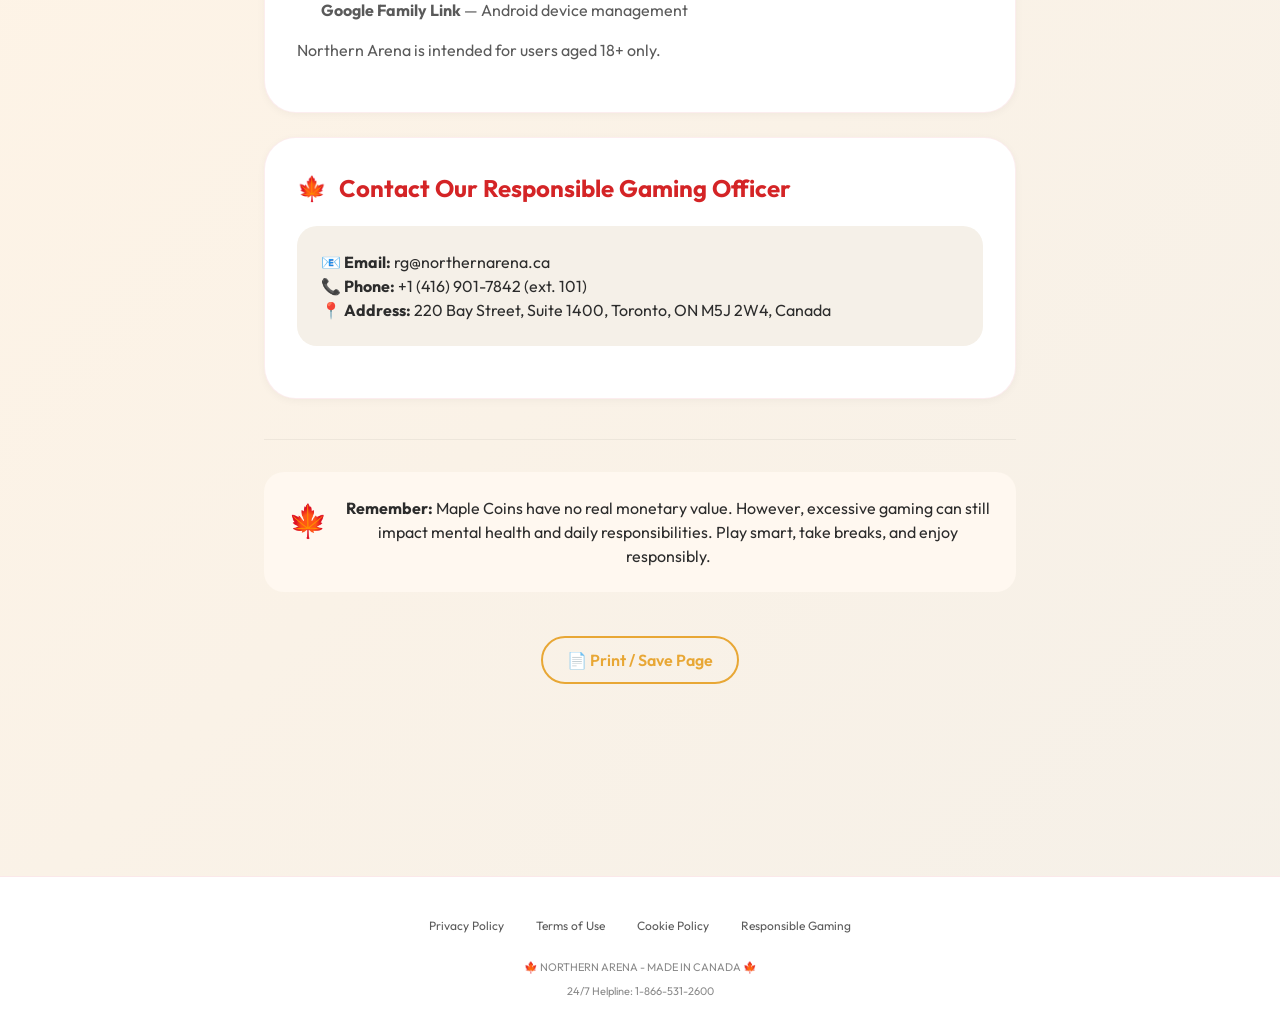
<file: responsible-gaming.html>
<!DOCTYPE html>
<html lang="en-CA">

<head>
    <meta charset="UTF-8">
    <meta name="viewport" content="width=device-width, initial-scale=1.0">
    <title>Responsible Gaming | Northern Arena Canada</title>
    <meta name="description" content="Responsible Gaming at Northern Arena. We promote healthy gaming habits for Canadian players. Tools, resources, and support for balanced gameplay.">
    <link rel="stylesheet" href="css/reset.css">
    <link rel="stylesheet" href="css/main.css">
    <link href="https://fonts.googleapis.com/css2?family=Outfit:wght@300;400;500;600;700;800;900&display=swap" rel="stylesheet">
</head>

<body>

    <!-- SIMPLE HEADER -->
    <div class="legal-header-simple">
        <div class="legal-header-content">
            <a href="index.html" class="legal-logo">🏒 NORTHERN ARENA</a>
            <a href="index.html" class="legal-back">← Back to Arena</a>
        </div>
    </div>

    <main>
        <!-- HERO SECTION - CENTERED -->
        <div class="legal-hero">
            <div class="legal-hero-icon">🛡️</div>
            <h1>Responsible <span class="legal-red">Gaming</span></h1>
            <p>Play smart. Take breaks. Stay in control.</p>
            <div class="legal-meta">
                <span>🍁 Canadian Resources</span>
                <span>📞 24/7 Helpline Available</span>
            </div>
        </div>

        <!-- CONTENT - CENTERED COLUMN -->
        <div class="legal-content-centered">

            <!-- Commitment Card -->
            <div class="legal-section-card">
                <div class="commitment-card">
                    <div class="commitment-icon">🍁</div>
                    <h3>Our Commitment to Canadian Players</h3>
                    <p>At Northern Arena, we believe gaming should be fun, safe, and balanced. Although we operate with <strong>virtual currency only (no real-money gambling)</strong>, we are committed to promoting healthy gaming habits in accordance with
                        Canadian responsible gaming guidelines.</p>
                </div>
            </div>

            <!-- Know the Signs -->
            <div class="legal-section-card">
                <h2 class="section-title-legal">Know the Signs of Problem Gaming</h2>
                <p>Ask yourself these questions honestly:</p>

                <div class="signs-grid">
                    <div class="sign-card">
                        <span class="sign-icon">⏰</span>
                        <p>Do you spend more time gaming than you intended?</p>
                    </div>
                    <div class="sign-card">
                        <span class="sign-icon">📵</span>
                        <p>Do you neglect work, school, or relationships to play?</p>
                    </div>
                    <div class="sign-card">
                        <span class="sign-icon">😤</span>
                        <p>Do you feel irritable or anxious when not playing?</p>
                    </div>
                    <div class="sign-card">
                        <span class="sign-icon">🔄</span>
                        <p>Have you tried to cut back but couldn't?</p>
                    </div>
                    <div class="sign-card">
                        <span class="sign-icon">😴</span>
                        <p>Do you lose sleep because of gaming?</p>
                    </div>
                    <div class="sign-card">
                        <span class="sign-icon">💭</span>
                        <p>Do you think about gaming during other activities?</p>
                    </div>
                </div>

                <p>If you answered "yes" to several questions, you may want to seek support.</p>
            </div>

            <!-- Tools We Provide -->
            <div class="legal-section-card">
                <h2 class="section-title-legal">Tools We Provide</h2>
                <div class="tools-grid">
                    <div class="tool-card">
                        <div class="tool-icon">⏲️</div>
                        <h3>Session Reminders</h3>
                        <p>Pop-up notifications every 60 minutes of continuous play</p>
                    </div>
                    <div class="tool-card">
                        <div class="tool-icon">📊</div>
                        <h3>Reality Checks</h3>
                        <p>Display time played and coins earned each session</p>
                    </div>
                    <div class="tool-card">
                        <div class="tool-icon">🚫</div>
                        <h3>Cooling-Off Period</h3>
                        <p>Temporary self-exclusion for 24 hours to 7 days</p>
                    </div>
                    <div class="tool-card">
                        <div class="tool-icon">📅</div>
                        <h3>Daily Limits</h3>
                        <p>Self-impose maximum playtime (coming soon)</p>
                    </div>
                </div>
            </div>

            <!-- Self-Exclusion Program -->
            <div class="legal-section-card">
                <h2 class="section-title-legal">Self-Exclusion Program</h2>
                <p>If you need a break from gaming, you can request self-exclusion:</p>
                <ul class="legal-list">
                    <li>Email <strong>rg@northernarena.ca</strong> with subject "Self-Exclusion Request"</li>
                    <li>Choose duration: <strong>30, 90, or 180 days</strong></li>
                    <li>During exclusion: Cannot access games or earn/use Maple Coins</li>
                    <li>After exclusion period ends: Access is automatically restored</li>
                </ul>
                <div class="notice-card">
                    <span>🛡️</span>
                    <div>Self-exclusion requests are processed within 24 hours. All requests are confidential.</div>
                </div>
            </div>

            <!-- Canadian Support Resources -->
            <div class="legal-section-card">
                <h2 class="section-title-legal">Canadian Support Resources</h2>
                <div class="resources-grid">
                    <div class="resource-card">
                        <div class="resource-icon">📞</div>
                        <h3>ConnexOntario</h3>
                        <p>Free, confidential helpline for Ontario residents</p>
                        <a href="tel:18665312600" class="resource-link">1-866-531-2600</a>
                    </div>
                    <div class="resource-card">
                        <div class="resource-icon">🇨🇦</div>
                        <h3>Canada Drug Rehab</h3>
                        <p>24/7 addiction support across Canada</p>
                        <a href="tel:18557272201" class="resource-link">1-855-727-2201</a>
                    </div>
                    <div class="resource-card">
                        <div class="resource-icon">💬</div>
                        <h3>Kids Help Phone</h3>
                        <p>Support for youth under 25 (bilingual)</p>
                        <a href="tel:18006686868" class="resource-link">1-800-668-6868</a>
                    </div>
                    <div class="resource-card">
                        <div class="resource-icon">🌐</div>
                        <h3>Problem Gambling Institute</h3>
                        <p>Online resources and self-assessment tools</p>
                        <a href="https://www.problemgambling.ca" target="_blank" class="resource-link">problemgambling.ca</a>
                    </div>
                </div>
            </div>

            <!-- Parental Controls -->
            <div class="legal-section-card">
                <h2 class="section-title-legal">Parental Controls</h2>
                <p>We recommend using parental control software to manage children's online gaming:</p>
                <ul class="legal-list">
                    <li><strong>Qustodio</strong> — Cross-platform parental controls</li>
                    <li><strong>Net Nanny</strong> — Content filtering and time limits</li>
                    <li><strong>Apple Screen Time</strong> — Built-in iOS controls</li>
                    <li><strong>Google Family Link</strong> — Android device management</li>
                </ul>
                <p>Northern Arena is intended for users aged 18+ only.</p>
            </div>

            <!-- Contact -->
            <div class="legal-section-card">
                <h2 class="section-title-legal">Contact Our Responsible Gaming Officer</h2>
                <div class="contact-info-box">
                    <div>
                        <strong>📧 Email:</strong> rg@northernarena.ca<br>
                        <strong>📞 Phone:</strong> +1 (416) 901-7842 (ext. 101)<br>
                        <strong>📍 Address:</strong> 220 Bay Street, Suite 1400, Toronto, ON M5J 2W4, Canada
                    </div>
                </div>
            </div>

            <!-- Footer Note -->
            <div class="legal-footer-centered">
                <div class="reminder-card">
                    <span>🍁</span>
                    <div>
                        <strong>Remember:</strong> Maple Coins have no real monetary value. However, excessive gaming can still impact mental health and daily responsibilities. Play smart, take breaks, and enjoy responsibly.
                    </div>
                </div>
                <button class="print-btn" id="printRG">📄 Print / Save Page</button>
            </div>
        </div>
    </main>

    <!-- SIMPLE FOOTER -->
    <footer class="legal-footer-simple">
        <div class="legal-container">
            <div class="footer-links">
                <a href="privacy.html">Privacy Policy</a>
                <a href="terms.html">Terms of Use</a>
                <a href="cookies.html">Cookie Policy</a>
                <a href="responsible-gaming.html">Responsible Gaming</a>
            </div>
            <div class="footer-copyright">
                <span>🍁 NORTHERN ARENA - MADE IN CANADA 🍁</span>
                <span class="helpline">24/7 Helpline: 1-866-531-2600</span>
            </div>
        </div>
    </footer>

    <div id="northernToast" class="northern-toast"></div>
    <div class="hypercube" id="hypercube">⬆️</div>

    <script src="js/app.js"></script>
</body>

</html>
</file>
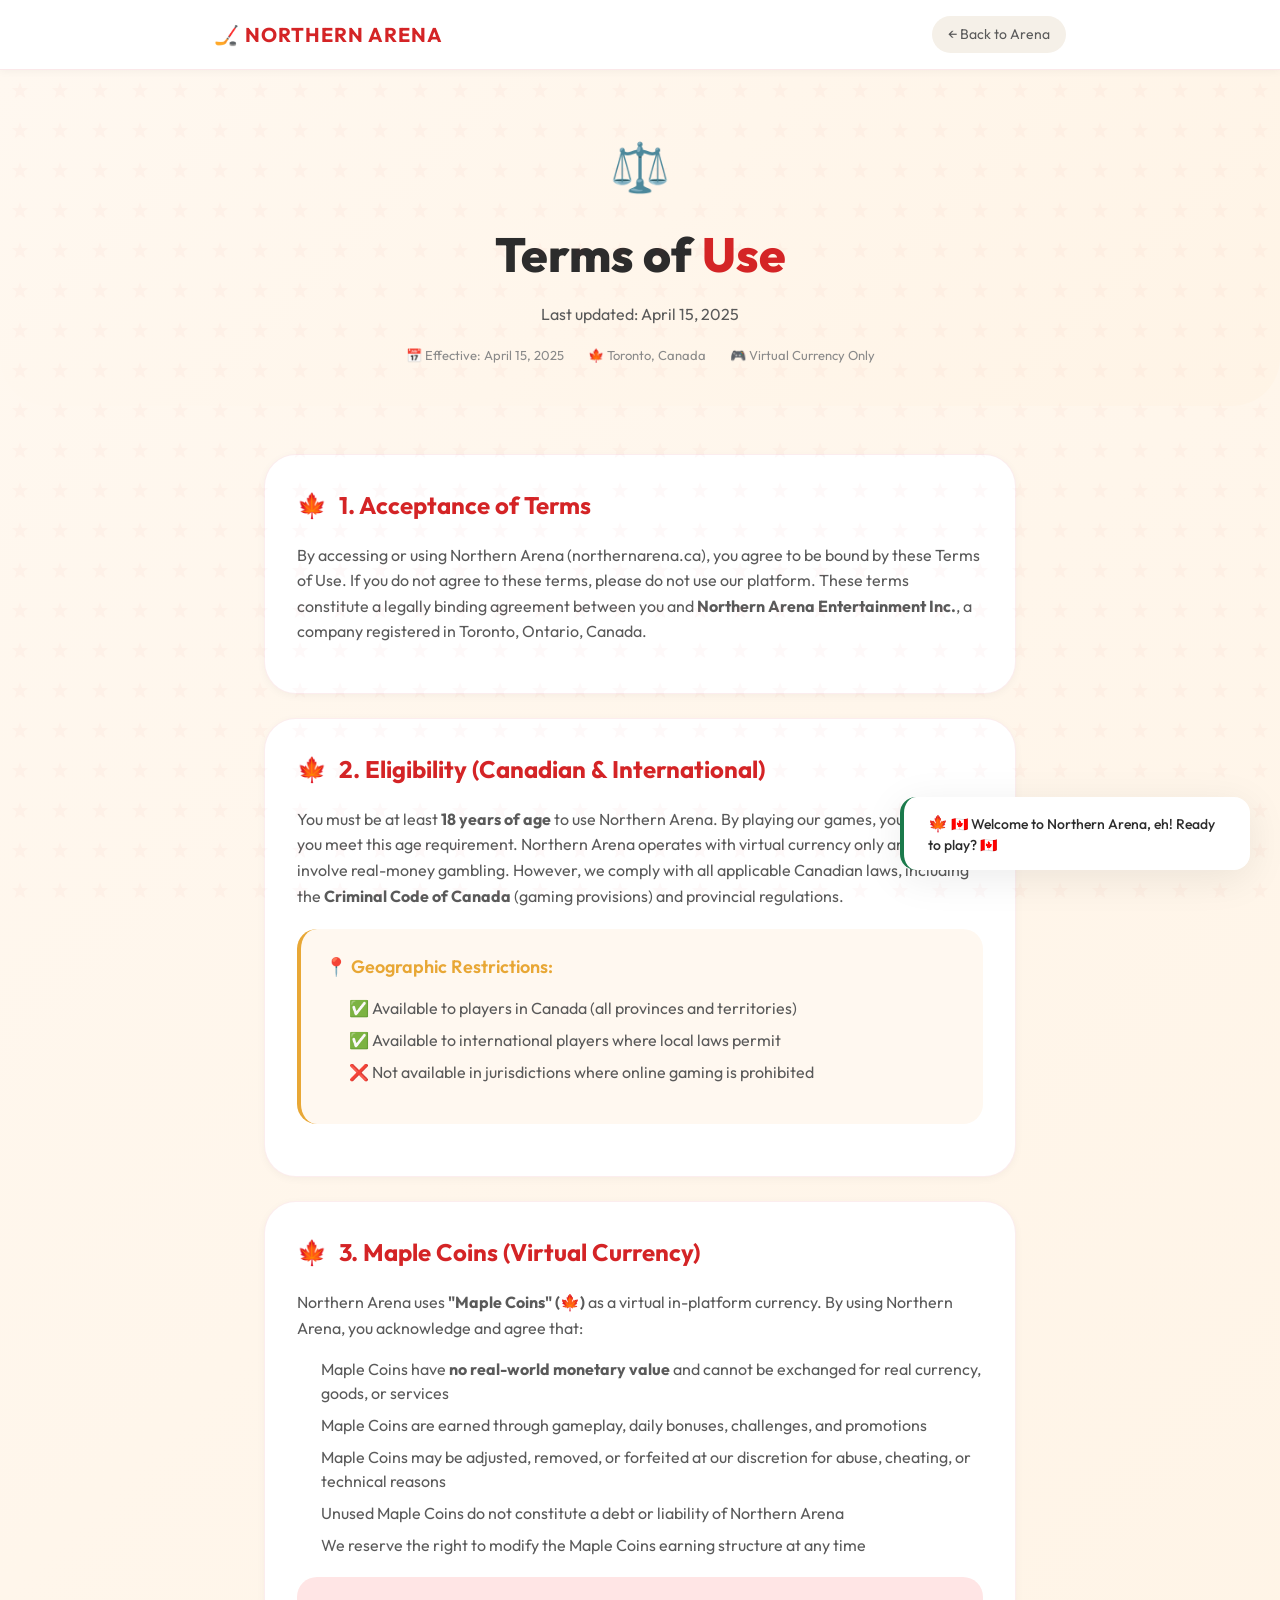
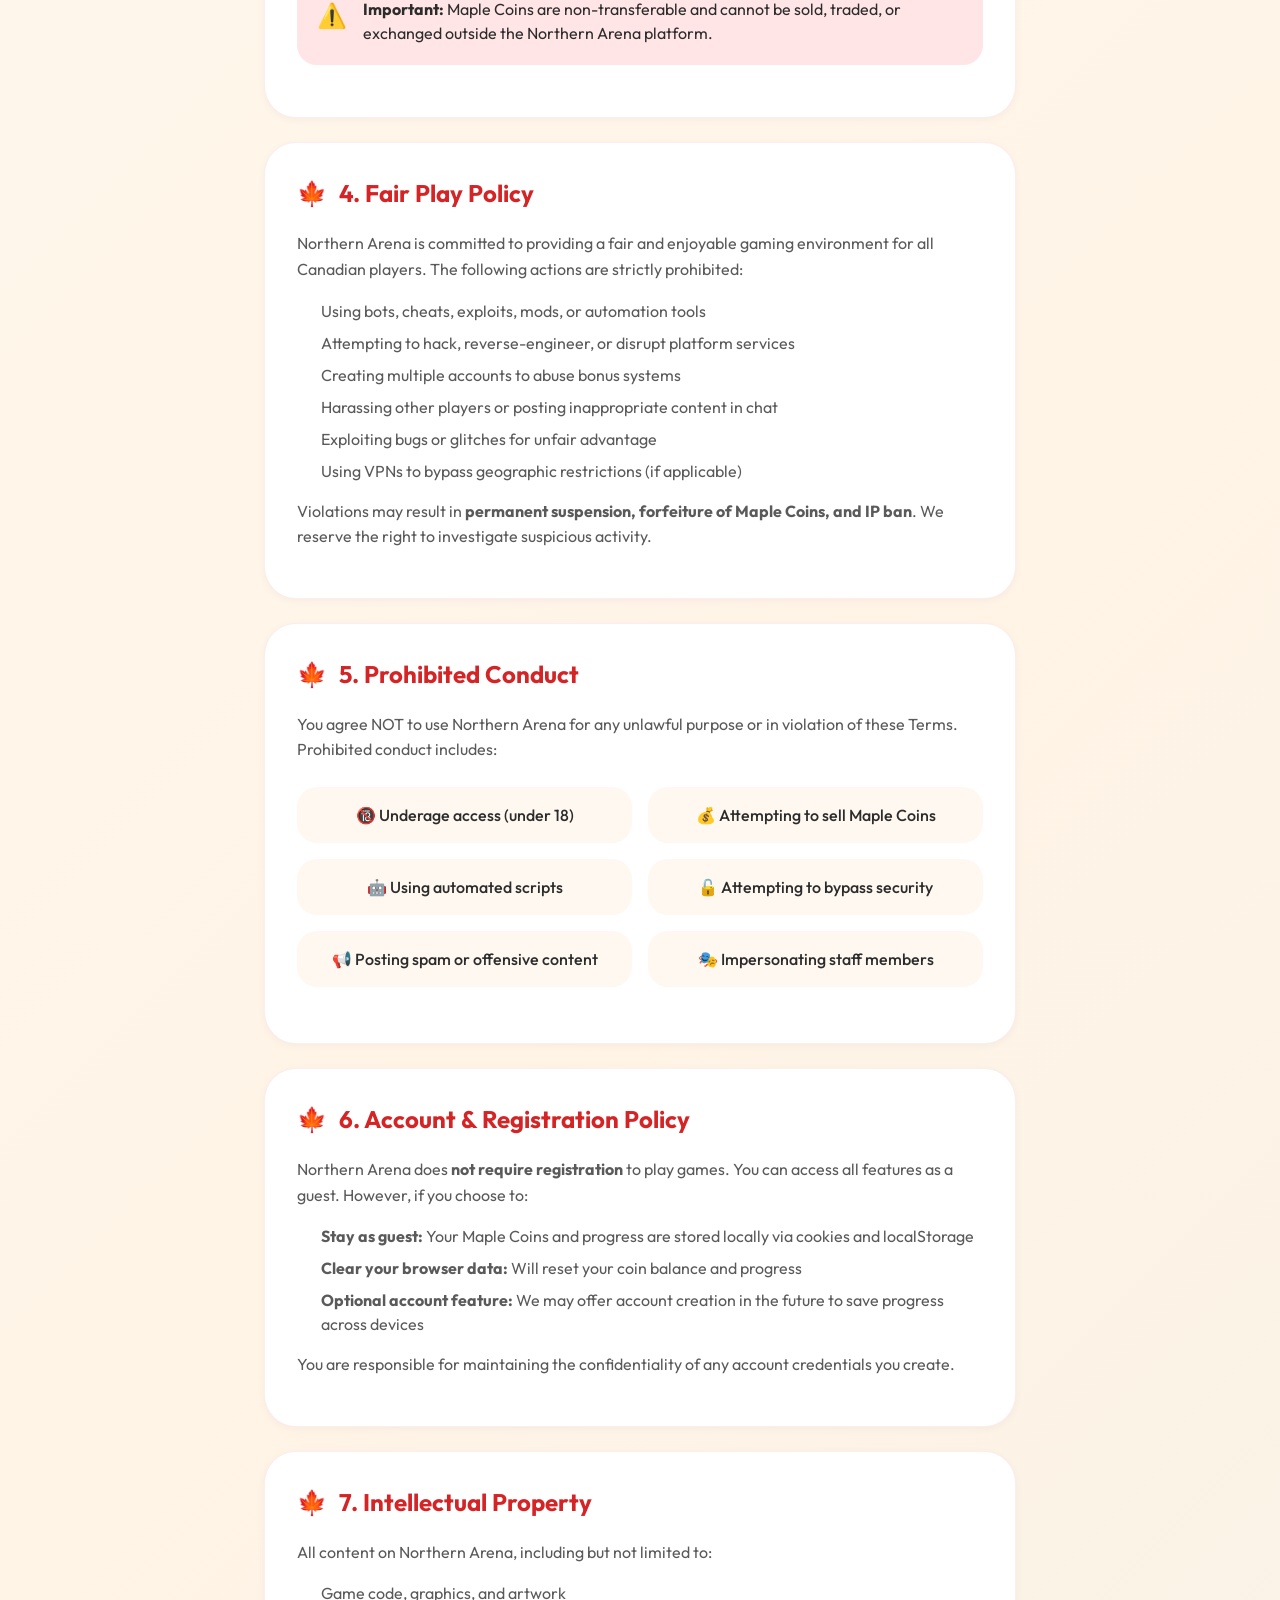
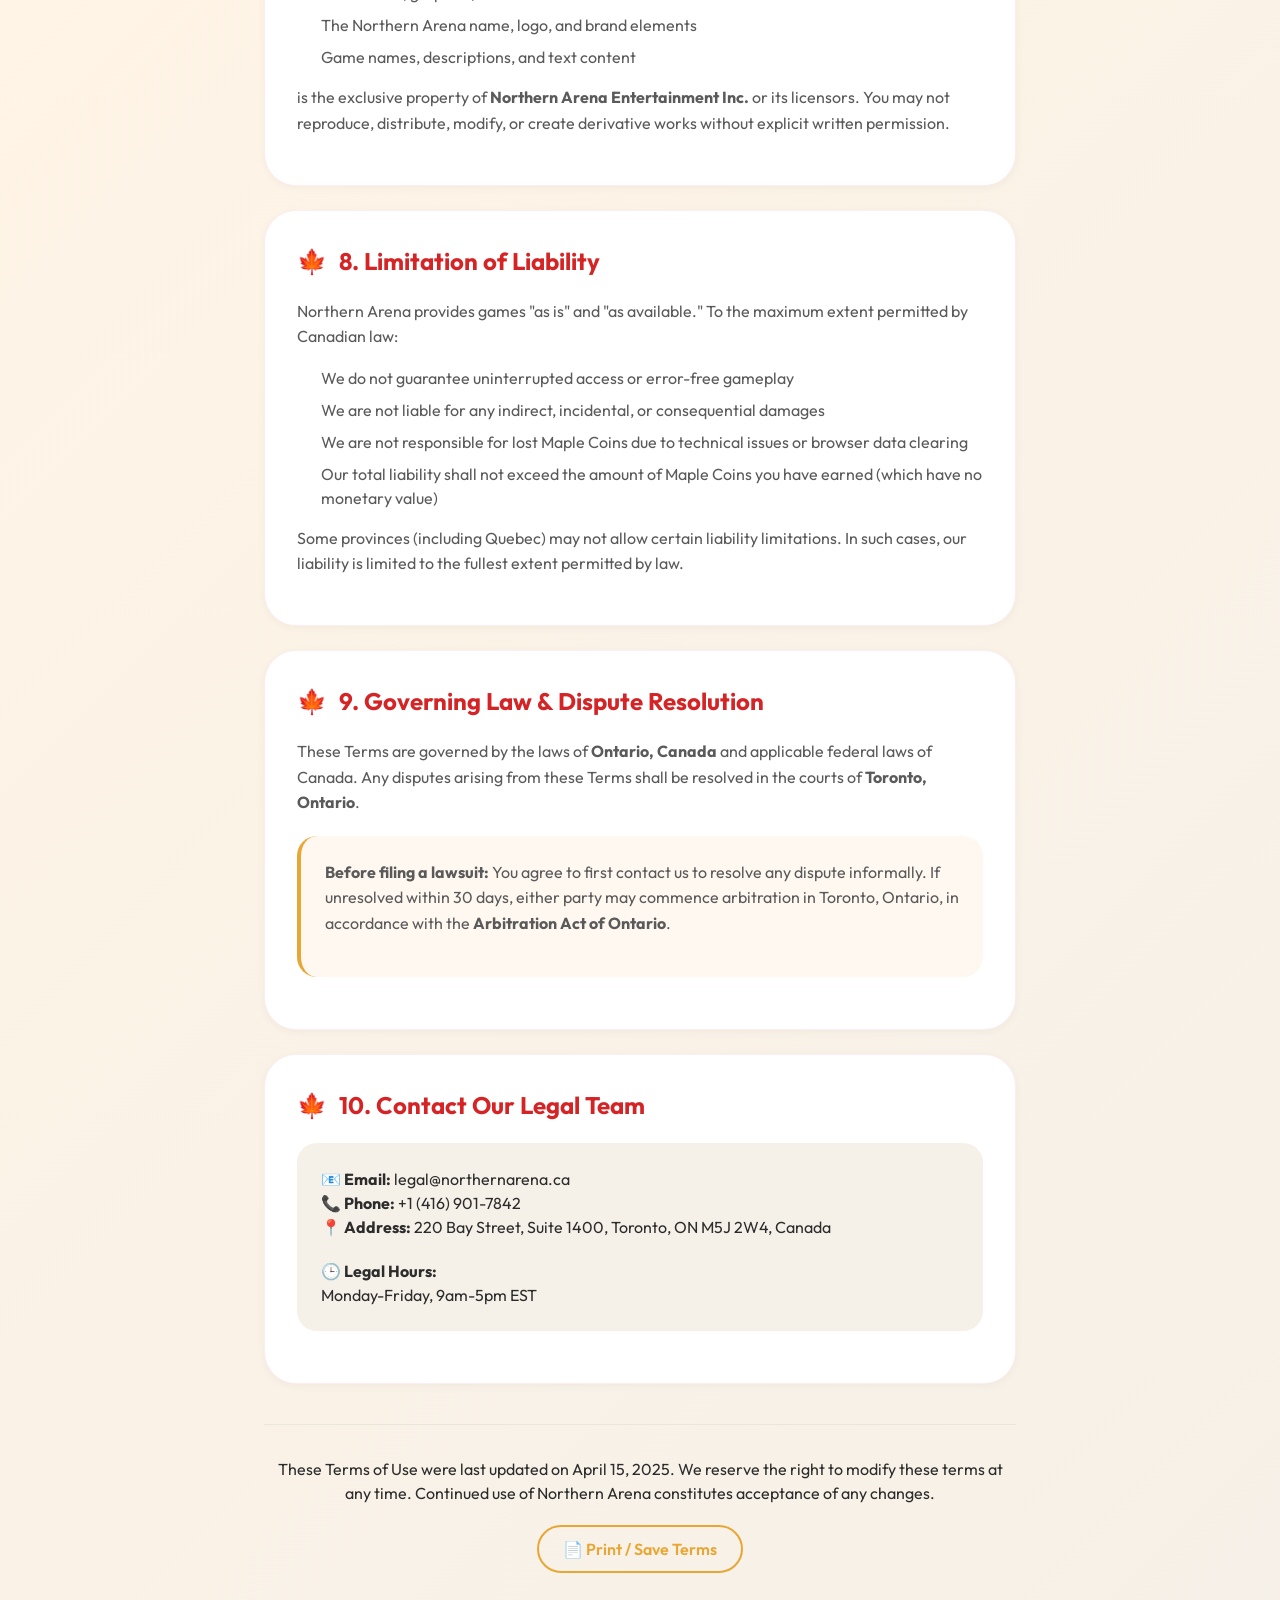
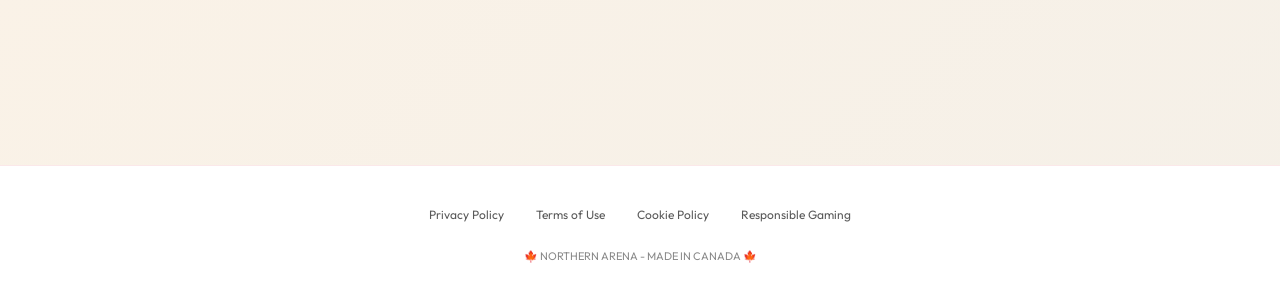
<file: terms.html>
<!DOCTYPE html>
<html lang="en-CA">

<head>
    <meta charset="UTF-8">
    <meta name="viewport" content="width=device-width, initial-scale=1.0">
    <title>Terms of Use | Northern Arena Canada</title>
    <meta name="description" content="Terms of Use for Northern Arena - Free browser games platform in Canada. Learn about virtual coins, fair play rules, and your rights as a Canadian player.">
    <link rel="stylesheet" href="css/reset.css">
    <link rel="stylesheet" href="css/main.css">
    <link href="https://fonts.googleapis.com/css2?family=Outfit:wght@300;400;500;600;700;800;900&display=swap" rel="stylesheet">
</head>

<body>

    <!-- SIMPLE HEADER -->
    <div class="legal-header-simple">
        <div class="legal-header-content">
            <a href="index.html" class="legal-logo">🏒 NORTHERN ARENA</a>
            <a href="index.html" class="legal-back">← Back to Arena</a>
        </div>
    </div>

    <main>
        <!-- HERO SECTION - CENTERED -->
        <div class="legal-hero">
            <div class="legal-hero-icon">⚖️</div>
            <h1>Terms of <span class="legal-red">Use</span></h1>
            <p>Last updated: April 15, 2025</p>
            <div class="legal-meta">
                <span>📅 Effective: April 15, 2025</span>
                <span>🍁 Toronto, Canada</span>
                <span>🎮 Virtual Currency Only</span>
            </div>
        </div>

        <!-- CONTENT - CENTERED COLUMN -->
        <div class="legal-content-centered">

            <!-- Section 1 -->
            <div class="legal-section-card">
                <h2 class="section-title-legal">1. Acceptance of Terms</h2>
                <p>By accessing or using Northern Arena (northernarena.ca), you agree to be bound by these Terms of Use. If you do not agree to these terms, please do not use our platform. These terms constitute a legally binding agreement between you and
                    <strong>Northern Arena Entertainment Inc.</strong>, a company registered in Toronto, Ontario, Canada.</p>
            </div>

            <!-- Section 2 -->
            <div class="legal-section-card">
                <h2 class="section-title-legal">2. Eligibility (Canadian & International)</h2>
                <p>You must be at least <strong>18 years of age</strong> to use Northern Arena. By playing our games, you confirm you meet this age requirement. Northern Arena operates with virtual currency only and does not involve real-money gambling.
                    However, we comply with all applicable Canadian laws, including the <strong>Criminal Code of Canada</strong> (gaming provisions) and provincial regulations.</p>

                <div class="info-card-light">
                    <h3>📍 Geographic Restrictions:</h3>
                    <ul class="legal-list">
                        <li>✅ Available to players in Canada (all provinces and territories)</li>
                        <li>✅ Available to international players where local laws permit</li>
                        <li>❌ Not available in jurisdictions where online gaming is prohibited</li>
                    </ul>
                </div>
            </div>

            <!-- Section 3 -->
            <div class="legal-section-card">
                <h2 class="section-title-legal">3. Maple Coins (Virtual Currency)</h2>
                <p>Northern Arena uses <strong>"Maple Coins" (🍁)</strong> as a virtual in-platform currency. By using Northern Arena, you acknowledge and agree that:</p>
                <ul class="legal-list">
                    <li>Maple Coins have <strong>no real-world monetary value</strong> and cannot be exchanged for real currency, goods, or services</li>
                    <li>Maple Coins are earned through gameplay, daily bonuses, challenges, and promotions</li>
                    <li>Maple Coins may be adjusted, removed, or forfeited at our discretion for abuse, cheating, or technical reasons</li>
                    <li>Unused Maple Coins do not constitute a debt or liability of Northern Arena</li>
                    <li>We reserve the right to modify the Maple Coins earning structure at any time</li>
                </ul>
                <div class="cookie-note-light warning">
                    <span>⚠️</span>
                    <div><strong>Important:</strong> Maple Coins are non-transferable and cannot be sold, traded, or exchanged outside the Northern Arena platform.</div>
                </div>
            </div>

            <!-- Section 4 -->
            <div class="legal-section-card">
                <h2 class="section-title-legal">4. Fair Play Policy</h2>
                <p>Northern Arena is committed to providing a fair and enjoyable gaming environment for all Canadian players. The following actions are strictly prohibited:</p>
                <ul class="legal-list">
                    <li>Using bots, cheats, exploits, mods, or automation tools</li>
                    <li>Attempting to hack, reverse-engineer, or disrupt platform services</li>
                    <li>Creating multiple accounts to abuse bonus systems</li>
                    <li>Harassing other players or posting inappropriate content in chat</li>
                    <li>Exploiting bugs or glitches for unfair advantage</li>
                    <li>Using VPNs to bypass geographic restrictions (if applicable)</li>
                </ul>
                <p>Violations may result in <strong>permanent suspension, forfeiture of Maple Coins, and IP ban</strong>. We reserve the right to investigate suspicious activity.</p>
            </div>

            <!-- Section 5 -->
            <div class="legal-section-card">
                <h2 class="section-title-legal">5. Prohibited Conduct</h2>
                <p>You agree NOT to use Northern Arena for any unlawful purpose or in violation of these Terms. Prohibited conduct includes:</p>
                <div class="prohibited-grid">
                    <div class="prohibited-card">🔞 Underage access (under 18)</div>
                    <div class="prohibited-card">💰 Attempting to sell Maple Coins</div>
                    <div class="prohibited-card">🤖 Using automated scripts</div>
                    <div class="prohibited-card">🔓 Attempting to bypass security</div>
                    <div class="prohibited-card">📢 Posting spam or offensive content</div>
                    <div class="prohibited-card">🎭 Impersonating staff members</div>
                </div>
            </div>

            <!-- Section 6 -->
            <div class="legal-section-card">
                <h2 class="section-title-legal">6. Account & Registration Policy</h2>
                <p>Northern Arena does <strong>not require registration</strong> to play games. You can access all features as a guest. However, if you choose to:</p>
                <ul class="legal-list">
                    <li><strong>Stay as guest:</strong> Your Maple Coins and progress are stored locally via cookies and localStorage</li>
                    <li><strong>Clear your browser data:</strong> Will reset your coin balance and progress</li>
                    <li><strong>Optional account feature:</strong> We may offer account creation in the future to save progress across devices</li>
                </ul>
                <p>You are responsible for maintaining the confidentiality of any account credentials you create.</p>
            </div>

            <!-- Section 7 -->
            <div class="legal-section-card">
                <h2 class="section-title-legal">7. Intellectual Property</h2>
                <p>All content on Northern Arena, including but not limited to:</p>
                <ul class="legal-list">
                    <li>Game code, graphics, and artwork</li>
                    <li>The Northern Arena name, logo, and brand elements</li>
                    <li>Game names, descriptions, and text content</li>
                </ul>
                <p>is the exclusive property of <strong>Northern Arena Entertainment Inc.</strong> or its licensors. You may not reproduce, distribute, modify, or create derivative works without explicit written permission.</p>
            </div>

            <!-- Section 8 -->
            <div class="legal-section-card">
                <h2 class="section-title-legal">8. Limitation of Liability</h2>
                <p>Northern Arena provides games "as is" and "as available." To the maximum extent permitted by Canadian law:</p>
                <ul class="legal-list">
                    <li>We do not guarantee uninterrupted access or error-free gameplay</li>
                    <li>We are not liable for any indirect, incidental, or consequential damages</li>
                    <li>We are not responsible for lost Maple Coins due to technical issues or browser data clearing</li>
                    <li>Our total liability shall not exceed the amount of Maple Coins you have earned (which have no monetary value)</li>
                </ul>
                <p>Some provinces (including Quebec) may not allow certain liability limitations. In such cases, our liability is limited to the fullest extent permitted by law.</p>
            </div>

            <!-- Section 9 -->
            <div class="legal-section-card">
                <h2 class="section-title-legal">9. Governing Law & Dispute Resolution</h2>
                <p>These Terms are governed by the laws of <strong>Ontario, Canada</strong> and applicable federal laws of Canada. Any disputes arising from these Terms shall be resolved in the courts of <strong>Toronto, Ontario</strong>.</p>
                <div class="info-card-light">
                    <p><strong>Before filing a lawsuit:</strong> You agree to first contact us to resolve any dispute informally. If unresolved within 30 days, either party may commence arbitration in Toronto, Ontario, in accordance with the <strong>Arbitration Act of Ontario</strong>.</p>
                </div>
            </div>

            <!-- Section 10 -->
            <div class="legal-section-card">
                <h2 class="section-title-legal">10. Contact Our Legal Team</h2>
                <div class="contact-info-box">
                    <div>
                        <strong>📧 Email:</strong> legal@northernarena.ca<br>
                        <strong>📞 Phone:</strong> +1 (416) 901-7842<br>
                        <strong>📍 Address:</strong> 220 Bay Street, Suite 1400, Toronto, ON M5J 2W4, Canada
                    </div>
                    <div>
                        <strong>🕒 Legal Hours:</strong><br> Monday-Friday, 9am-5pm EST
                    </div>
                </div>
            </div>

            <!-- Footer Note -->
            <div class="legal-footer-centered">
                <p>These Terms of Use were last updated on April 15, 2025. We reserve the right to modify these terms at any time. Continued use of Northern Arena constitutes acceptance of any changes.</p>
                <button class="print-btn" id="printTerms">📄 Print / Save Terms</button>
            </div>
        </div>
    </main>

    <!-- SIMPLE FOOTER -->
    <footer class="legal-footer-simple">
        <div class="legal-container">
            <div class="footer-links">
                <a href="privacy.html">Privacy Policy</a>
                <a href="terms.html">Terms of Use</a>
                <a href="cookies.html">Cookie Policy</a>
                <a href="responsible-gaming.html">Responsible Gaming</a>
            </div>
            <div class="footer-copyright">
                <span>🍁 NORTHERN ARENA - MADE IN CANADA 🍁</span>
            </div>
        </div>
    </footer>

    <div id="northernToast" class="northern-toast"></div>
    <div class="hypercube" id="hypercube">⬆️</div>

    <script src="js/app.js"></script>
</body>

</html>
</file>
<file: css/main.css>
/* ============================================
   NORTHERN ARENA - LIGHT CANADIAN EDITION
   Оптимизированная версия | Без дублирования
   ============================================ */


/* ---------- ПЕРЕМЕННЫЕ ---------- */

:root {
    --canada-white: #FFFFFF;
    --canada-cream: #FFF8F0;
    --canada-light-grey: #F5F0E8;
    --canada-warm: #FFF4E6;
    --canada-red: #D42426;
    --canada-red-bright: #E53E3E;
    --canada-red-light: #FFE5E5;
    --canada-gold: #E8A735;
    --canada-gold-light: #FEDB89;
    --canada-gold-bright: #F5B041;
    --canada-green: #1A7A4B;
    --canada-green-light: #E8F3ED;
    --text-dark: #2C2C2C;
    --text-grey: #5A5A5A;
    --text-light: #8A8A8A;
    --shadow-sm: 0 2px 8px rgba(0, 0, 0, 0.04);
    --shadow-md: 0 4px 20px rgba(0, 0, 0, 0.06);
    --shadow-lg: 0 8px 40px rgba(0, 0, 0, 0.08);
    --shadow-red: 0 4px 20px rgba(212, 36, 38, 0.15);
    --shadow-gold: 0 4px 20px rgba(232, 167, 53, 0.15);
    --radius-sm: 12px;
    --radius-md: 20px;
    --radius-lg: 32px;
    --radius-xl: 48px;
}


/* ---------- RESET & GLOBAL ---------- */

* {
    margin: 0;
    padding: 0;
    box-sizing: border-box;
}

body {
    background: linear-gradient(135deg, var(--canada-cream) 0%, var(--canada-warm) 50%, var(--canada-light-grey) 100%);
    font-family: 'Outfit', sans-serif;
    color: var(--text-dark);
    min-height: 100vh;
    position: relative;
}

body::before {
    content: '';
    position: fixed;
    top: 0;
    left: 0;
    width: 100%;
    height: 100%;
    background-image: url('data:image/svg+xml,<svg xmlns="http://www.w3.org/2000/svg" viewBox="0 0 200 200" opacity="0.03"><path fill="%23D42426" d="M100,10 L110,40 L140,40 L117,60 L127,90 L100,72 L73,90 L83,60 L60,40 L90,40 Z"/></svg>');
    background-repeat: repeat;
    background-size: 40px;
    pointer-events: none;
    z-index: 0;
}


/* ---------- АНИМАЦИИ (ОДИН РАЗ) ---------- */

@keyframes leafFloat {
    0%,
    100% {
        transform: translateY(0) rotate(0deg);
    }
    50% {
        transform: translateY(-5px) rotate(5deg);
    }
}


/* ---------- ПРЕЛОАДЕР ---------- */

.aurora-loader {
    position: fixed;
    top: 0;
    left: 0;
    width: 100%;
    height: 100%;
    background: var(--canada-white);
    z-index: 99999;
    display: flex;
    align-items: center;
    justify-content: center;
}

.loader-content {
    text-align: center;
    z-index: 2;
    background: var(--canada-warm);
    padding: 48px 64px;
    border-radius: var(--radius-xl);
    box-shadow: var(--shadow-lg);
}

.aurora-text {
    font-family: 'Outfit', sans-serif;
    font-size: 28px;
    font-weight: 800;
    letter-spacing: 4px;
    background: linear-gradient(135deg, var(--canada-red), var(--canada-gold), var(--canada-green));
    -webkit-background-clip: text;
    background-clip: text;
    color: transparent;
    margin-bottom: 16px;
}

.aurora-text::before {
    content: '🍁';
    margin-right: 12px;
    background: none;
    color: var(--canada-red);
}

.aurora-text::after {
    content: '🍁';
    margin-left: 12px;
    background: none;
    color: var(--canada-red);
}

.aurora-sub {
    font-size: 12px;
    color: var(--text-grey);
    letter-spacing: 2px;
    margin-bottom: 24px;
}

.aurora-progress {
    width: 280px;
    height: 4px;
    background: rgba(0, 0, 0, 0.1);
    border-radius: 10px;
    overflow: hidden;
    margin: 0 auto;
}

.aurora-bar {
    width: 0%;
    height: 100%;
    background: linear-gradient(90deg, var(--canada-red), var(--canada-gold), var(--canada-green));
    border-radius: 10px;
}


/* ---------- HOCKEY BAR ---------- */

.hockey-bar {
    background: var(--canada-white);
    box-shadow: var(--shadow-sm);
    padding: 10px 24px;
    display: flex;
    justify-content: space-between;
    align-items: center;
    border-bottom: 2px solid var(--canada-red);
    position: relative;
    z-index: 10;
}

.penalty-box {
    background: var(--canada-red);
    padding: 8px 16px;
    border-radius: 40px;
    color: white;
}

.penalty-label {
    font-size: 10px;
    opacity: 0.8;
}

.penalty-time {
    font-weight: 800;
    font-size: 18px;
    margin-left: 8px;
}

.scoreboard {
    display: flex;
    align-items: center;
    gap: 24px;
}

.team-name {
    font-size: 12px;
    color: var(--text-grey);
}

.team-score {
    font-size: 24px;
    font-weight: 800;
    color: var(--canada-red);
}

.vs-divider {
    font-size: 12px;
    color: var(--canada-gold);
    font-weight: 700;
}

.maple-leaf-icon {
    font-size: 28px;
    animation: leafFloat 2s infinite;
}

.leaf-animate {
    display: inline-block;
    animation: leafFloat 2s ease-in-out infinite;
}


/* ---------- LEVEL SYSTEM ---------- */

.level-system {
    background: var(--canada-white);
    border-radius: 0 0 var(--radius-lg) var(--radius-lg);
    padding: 20px 24px;
    display: flex;
    justify-content: space-between;
    align-items: center;
    flex-wrap: wrap;
    gap: 20px;
    margin-bottom: 24px;
    box-shadow: var(--shadow-sm);
    border-bottom: 1px solid rgba(212, 36, 38, 0.1);
}

.level-number {
    font-size: 42px;
    font-weight: 800;
    background: linear-gradient(135deg, var(--canada-red), var(--canada-gold));
    -webkit-background-clip: text;
    background-clip: text;
    color: transparent;
    transition: transform 0.2s ease;
    display: inline-block;
}

.level-badge {
    background: var(--canada-red-light);
    padding: 4px 12px;
    border-radius: 20px;
    font-size: 10px;
    color: var(--canada-red);
    font-weight: 600;
}

.level-progress-label {
    font-size: 10px;
    display: flex;
    justify-content: space-between;
    margin-bottom: 8px;
    color: var(--text-grey);
}

.level-progress-bar {
    height: 8px;
    background: rgba(0, 0, 0, 0.1);
    border-radius: 10px;
    overflow: hidden;
}

.level-progress-fill {
    height: 100%;
    background: linear-gradient(90deg, var(--canada-red), var(--canada-gold));
    border-radius: 10px;
}

.maple-pass-icon {
    background: linear-gradient(135deg, var(--canada-gold), #D4A030);
    padding: 8px 20px;
    border-radius: 40px;
    color: white;
    font-weight: 700;
    cursor: pointer;
    transition: all 0.2s;
}

.maple-pass-icon:hover {
    transform: translateY(-2px);
    box-shadow: var(--shadow-gold);
}

.pass-tier {
    margin-left: 8px;
    background: var(--canada-red);
    padding: 2px 8px;
    border-radius: 20px;
    font-size: 10px;
}


/* ---------- КОМПАС-НАВИГАЦИЯ ---------- */

.compass-nav {
    display: flex;
    justify-content: center;
    gap: 16px;
    margin: 24px 0 32px;
}

.compass-item {
    background: var(--canada-white);
    box-shadow: var(--shadow-sm);
    padding: 12px 24px;
    border-radius: 60px;
    display: flex;
    align-items: center;
    gap: 10px;
    cursor: pointer;
    transition: all 0.2s;
    border: 1px solid rgba(212, 36, 38, 0.2);
    color: var(--text-dark);
}

.compass-item:hover {
    border-color: var(--canada-red);
    transform: translateY(-2px);
    box-shadow: var(--shadow-red);
}

.compass-item.active {
    background: var(--canada-red);
    color: white;
    border-color: var(--canada-red);
}

.compass-icon {
    font-size: 20px;
}


/* ---------- TABS ---------- */

.tab-content {
    display: none;
    padding: 0 24px;
    max-width: 1400px;
    margin: 0 auto;
}

.tab-content.active {
    display: block;
}


/* ---------- RAID BOSS ---------- */

.raid-boss-container {
    display: grid;
    grid-template-columns: 2fr 1fr;
    gap: 30px;
}

.raid-boss-card {
    background: var(--canada-white);
    border-radius: var(--radius-xl);
    padding: 40px;
    box-shadow: var(--shadow-md);
    border: 1px solid rgba(212, 36, 38, 0.1);
}

.boss-pixel-art {
    font-size: 80px;
    text-align: center;
    margin-bottom: 16px;
}

.boss-title {
    font-size: 32px;
    text-align: center;
    margin-bottom: 24px;
    color: var(--text-dark);
}

.boss-title::before {
    content: '🍁 ';
}

.boss-title::after {
    content: ' 🍁';
}

.boss-health-label {
    display: flex;
    justify-content: space-between;
    font-size: 12px;
    margin-bottom: 8px;
    color: var(--text-grey);
}

.boss-health-progress {
    height: 16px;
    background: rgba(0, 0, 0, 0.1);
    border-radius: 20px;
    overflow: hidden;
}

.boss-health-fill {
    height: 100%;
    background: linear-gradient(90deg, var(--canada-red), #FF6B6B);
    border-radius: 20px;
}

.attack-button {
    width: 100%;
    padding: 16px;
    background: linear-gradient(135deg, var(--canada-red), var(--canada-red-bright));
    border: none;
    border-radius: 60px;
    font-size: 18px;
    font-weight: 700;
    color: white;
    cursor: pointer;
    transition: all 0.2s;
    margin-top: 40px;
    margin-bottom: 24px;
}

.attack-button:hover {
    transform: translateY(-2px);
    box-shadow: var(--shadow-red);
}

.attack-button:active {
    transform: translateY(0);
}

.active-buffs {
    display: flex;
    flex-direction: column;
    gap: 16px;
}

.buff-item {
    background: var(--canada-white);
    border-radius: var(--radius-lg);
    padding: 24px;
    text-align: center;
    box-shadow: var(--shadow-sm);
    border: 1px solid rgba(232, 167, 53, 0.2);
}

.buff-icon {
    font-size: 40px;
    margin-bottom: 8px;
}

.buff-timer {
    font-size: 20px;
    font-weight: 800;
    color: var(--canada-gold);
    margin-top: 8px;
}


/* ---------- HOCKEY LEAGUE ---------- */

.matchups-grid {
    display: grid;
    grid-template-columns: repeat(3, 1fr);
    gap: 24px;
    margin-bottom: 40px;
}

.matchup-card {
    background: var(--canada-white);
    border-radius: var(--radius-lg);
    padding: 24px;
    text-align: center;
    box-shadow: var(--shadow-sm);
    border: 1px solid rgba(212, 36, 38, 0.1);
    transition: all 0.2s;
}

.matchup-card:hover {
    transform: translateY(-4px);
    box-shadow: var(--shadow-md);
}

.matchup-card.featured {
    border: 2px solid var(--canada-gold);
}

.matchup-teams {
    display: flex;
    justify-content: center;
    align-items: center;
    gap: 16px;
    margin-bottom: 16px;
}

.matchup-team {
    font-weight: 700;
}

.matchup-vs {
    color: var(--canada-red);
    font-weight: 700;
}

.matchup-stats {
    font-size: 12px;
    color: var(--text-grey);
    margin-bottom: 20px;
}

.matchup-bet-btn {
    background: var(--canada-red);
    color: white;
    border: none;
    padding: 10px 20px;
    border-radius: 40px;
    font-weight: 600;
    cursor: pointer;
    transition: all 0.2s;
}

.matchup-bet-btn:hover {
    background: var(--canada-red-bright);
    transform: translateY(-2px);
    box-shadow: var(--shadow-red);
}


/* ---------- AURORA ARCADE ---------- */

.aurora-header {
    display: flex;
    justify-content: space-between;
    align-items: center;
    margin-bottom: 32px;
    flex-wrap: wrap;
    gap: 20px;
}

.aurora-title {
    font-size: 24px;
    font-weight: 800;
    color: var(--text-dark);
}

.aurora-filter {
    display: flex;
    gap: 12px;
}

.filter-btn {
    background: var(--canada-white);
    border: 1px solid rgba(212, 36, 38, 0.2);
    padding: 8px 20px;
    border-radius: 40px;
    color: var(--text-dark);
    cursor: pointer;
    transition: all 0.2s;
}

.filter-btn:hover {
    border-color: var(--canada-red);
    color: var(--canada-red);
}

.filter-btn.active {
    background: var(--canada-red);
    color: white;
    border-color: var(--canada-red);
}

.game-arcade {
    display: grid;
    grid-template-columns: repeat(3, 1fr);
    gap: 24px;
    margin-bottom: 40px;
}

.arcade-card {
    background: var(--canada-white);
    border-radius: var(--radius-lg);
    padding: 32px;
    text-align: center;
    transition: all 0.3s cubic-bezier(0.2, 0.9, 0.4, 1.1);
    box-shadow: var(--shadow-sm);
    border: 1px solid rgba(212, 36, 38, 0.1);
}

.arcade-card:hover {
    transform: translateY(-8px);
    border-color: var(--canada-red);
    box-shadow: var(--shadow-red);
}

.arcade-icon {
    font-size: 64px;
    margin-bottom: 16px;
}

.arcade-name {
    font-size: 18px;
    font-weight: 700;
    margin-bottom: 12px;
    color: var(--text-dark);
}

.arcade-stats {
    display: flex;
    justify-content: center;
    gap: 16px;
    font-size: 12px;
    color: var(--text-grey);
    margin-bottom: 20px;
}

.arcade-play {
    background: var(--canada-red);
    border: none;
    padding: 10px 24px;
    border-radius: 40px;
    font-weight: 600;
    color: white;
    cursor: pointer;
    transition: all 0.2s;
}

.arcade-play:hover {
    background: var(--canada-red-bright);
    transform: scale(1.05);
    box-shadow: var(--shadow-red);
}

.view-all-arcade {
    display: block;
    width: 100%;
    max-width: 300px;
    margin: 0 auto;
    background: transparent;
    border: 2px solid var(--canada-gold);
    padding: 14px;
    border-radius: 60px;
    color: var(--canada-gold);
    font-weight: 600;
    cursor: pointer;
    transition: all 0.2s;
}

.view-all-arcade:hover {
    background: var(--canada-gold);
    color: white;
    transform: translateY(-2px);
    box-shadow: var(--shadow-gold);
}


/* ---------- NORTHERN LODGE ---------- */

.lodge-container {
    display: grid;
    grid-template-columns: 2fr 1fr;
    gap: 30px;
}

.lodge-left {
    background: var(--canada-white);
    border-radius: var(--radius-lg);
    padding: 24px;
    box-shadow: var(--shadow-sm);
}

.lodge-header {
    font-size: 20px;
    font-weight: 700;
    margin-bottom: 20px;
    color: var(--text-dark);
}

.chat-messages {
    height: 300px;
    overflow-y: auto;
    margin-bottom: 20px;
    display: flex;
    flex-direction: column;
    gap: 12px;
}

.chat-message {
    font-size: 14px;
    padding: 8px 12px;
    background: var(--canada-light-grey);
    border-radius: 16px;
    color: var(--text-dark);
}

.chat-user {
    color: var(--canada-red);
    font-weight: 600;
}

.chat-input-area {
    display: flex;
    gap: 12px;
}

.chat-input-area input {
    flex: 1;
    background: var(--canada-light-grey);
    border: 1px solid rgba(0, 0, 0, 0.1);
    border-radius: 40px;
    padding: 12px 20px;
    color: var(--text-dark);
}

.chat-input-area input:focus {
    outline: none;
    border-color: var(--canada-red);
}

.chat-input-area button {
    background: var(--canada-red);
    border: none;
    padding: 12px 24px;
    border-radius: 40px;
    font-weight: 600;
    color: white;
    cursor: pointer;
    transition: all 0.2s;
}

.chat-input-area button:hover {
    background: var(--canada-red-bright);
    transform: scale(1.02);
}

.lodge-right {
    display: flex;
    flex-direction: column;
    gap: 24px;
}

.lodge-card {
    background: var(--canada-white);
    border-radius: var(--radius-lg);
    padding: 32px;
    text-align: center;
    box-shadow: var(--shadow-sm);
}

.lodge-icon {
    font-size: 48px;
    margin-bottom: 12px;
}

.lodge-title {
    font-size: 18px;
    font-weight: 700;
    margin-bottom: 8px;
}

.lodge-count {
    font-size: 42px;
    font-weight: 800;
    color: var(--canada-red);
    margin-bottom: 16px;
}

.lodge-join {
    background: var(--canada-gold);
    border: none;
    padding: 12px 24px;
    border-radius: 40px;
    font-weight: 600;
    cursor: pointer;
    transition: all 0.2s;
}

.lodge-join:hover {
    background: var(--canada-gold-bright);
    transform: translateY(-2px);
    box-shadow: var(--shadow-gold);
}


/* ---------- TOAST ---------- */

.northern-toast {
    position: fixed;
    bottom: 30px;
    right: 30px;
    background: var(--canada-white);
    border-left: 4px solid var(--canada-red);
    border-radius: 16px;
    padding: 14px 24px;
    color: var(--text-dark);
    font-weight: 500;
    font-size: 14px;
    font-family: 'Outfit', sans-serif;
    z-index: 10000;
    transform: translateX(150%);
    transition: transform 0.3s cubic-bezier(0.68, -0.55, 0.265, 1.55);
    box-shadow: var(--shadow-lg);
    max-width: 350px;
    min-width: 250px;
}

.northern-toast.show {
    transform: translateX(0);
}

.northern-toast.success {
    border-left-color: var(--canada-green);
}

.northern-toast.success::before {
    content: '🍁 ';
    font-size: 16px;
}

.northern-toast.error {
    border-left-color: var(--canada-red);
}

.northern-toast.error::before {
    content: '⚠️ ';
    font-size: 16px;
}

.northern-toast.info {
    border-left-color: var(--canada-gold);
}

.northern-toast.info::before {
    content: '📢 ';
    font-size: 16px;
}


/* ---------- HYPERCUBE ---------- */

.hypercube {
    position: fixed;
    bottom: 30px;
    left: 30px;
    width: 48px;
    height: 48px;
    background: var(--canada-red);
    border-radius: 50%;
    display: flex;
    align-items: center;
    justify-content: center;
    cursor: pointer;
    opacity: 0;
    visibility: hidden;
    transition: all 0.3s;
    color: white;
    font-size: 24px;
    box-shadow: var(--shadow-red);
}

.hypercube.visible {
    opacity: 1;
    visibility: visible;
}

.hypercube:hover {
    transform: rotate(360deg) scale(1.1);
    background: var(--canada-gold);
}


/* ---------- ОБЩИЕ ЭФФЕКТЫ ---------- */

button {
    transition: all 0.2s cubic-bezier(0.2, 0.9, 0.4, 1.1);
}

button:active {
    transform: scale(0.96);
}

#tokenAmount,
.level-number {
    transition: transform 0.2s ease;
    display: inline-block;
}


/* ---------- ФУТЕР ---------- */

.northern-footer,
.legal-footer-simple {
    margin-top: 80px;
    background: var(--canada-white);
    padding: 40px 0 20px;
    border-top: 1px solid rgba(212, 36, 38, 0.1);
}

.footer-links,
.footer-links {
    display: flex;
    justify-content: center;
    gap: 32px;
    flex-wrap: wrap;
    margin-bottom: 24px;
}

.footer-links a,
.footer-links a {
    color: var(--text-grey);
    text-decoration: none;
    font-size: 12px;
    transition: color 0.2s;
}

.footer-links a:hover {
    color: var(--canada-red);
}

.footer-copyright {
    text-align: center;
    font-size: 11px;
    color: var(--text-light);
}


/* ============================================
   ЮРИДИЧЕСКИЕ СТРАНИЦЫ (ОБЩИЕ СТИЛИ)
   ============================================ */

.legal-container {
    max-width: 900px;
    margin: 0 auto;
    padding: 0 24px;
}

.legal-header-simple {
    background: var(--canada-white);
    border-bottom: 1px solid rgba(212, 36, 38, 0.1);
    padding: 16px 0;
    position: sticky;
    top: 0;
    z-index: 100;
    box-shadow: var(--shadow-sm);
}

.legal-header-content {
    max-width: 900px;
    margin: 0 auto;
    padding: 0 24px;
    display: flex;
    justify-content: space-between;
    align-items: center;
    flex-wrap: wrap;
    gap: 16px;
}

.legal-logo {
    font-size: 20px;
    font-weight: 700;
    color: var(--canada-red);
    text-decoration: none;
    letter-spacing: 1px;
}

.legal-logo:hover {
    color: var(--canada-red-bright);
}

.legal-back {
    color: var(--text-grey);
    text-decoration: none;
    font-size: 14px;
    transition: all 0.2s;
    padding: 8px 16px;
    border-radius: 40px;
    background: var(--canada-light-grey);
}

.legal-back:hover {
    background: var(--canada-red);
    color: white;
}

.legal-hero {
    text-align: center;
    padding: 60px 0 40px;
    background: linear-gradient(135deg, var(--canada-cream) 0%, var(--canada-warm) 100%);
    border-radius: 0 0 48px 48px;
    margin-bottom: 48px;
}

.legal-hero-icon {
    font-size: 48px;
    margin-bottom: 16px;
    animation: leafFloat 2s ease-in-out infinite;
    display: inline-block;
}

.legal-hero h1 {
    font-size: 48px;
    font-weight: 800;
    color: var(--text-dark);
    margin-bottom: 12px;
}

.legal-red {
    color: var(--canada-red);
}

.legal-hero p {
    color: var(--text-grey);
    margin-bottom: 20px;
}

.legal-meta {
    display: flex;
    justify-content: center;
    gap: 24px;
    flex-wrap: wrap;
    font-size: 13px;
    color: var(--text-light);
}

.legal-content-centered {
    max-width: 800px;
    margin: 0 auto;
    padding: 0 24px 80px;
}

.legal-section-card {
    background: var(--canada-white);
    border-radius: var(--radius-lg);
    padding: 32px;
    margin-bottom: 24px;
    box-shadow: var(--shadow-sm);
    border: 1px solid rgba(212, 36, 38, 0.08);
}

.section-title-legal {
    font-size: 24px;
    font-weight: 700;
    color: var(--canada-red);
    margin-bottom: 20px;
    display: flex;
    align-items: center;
    gap: 12px;
}

.section-title-legal::before {
    content: '🍁';
    font-size: 24px;
}

.legal-section-card p {
    color: var(--text-grey);
    line-height: 1.6;
    margin-bottom: 16px;
}

.legal-section-card h3 {
    font-size: 18px;
    font-weight: 600;
    color: var(--text-dark);
    margin: 20px 0 12px;
}

.legal-section-card ul,
.legal-list {
    margin: 16px 0;
    padding-left: 24px;
}

.legal-section-card li,
.legal-list li {
    color: var(--text-grey);
    margin-bottom: 8px;
    line-height: 1.5;
}

.info-card-light {
    background: var(--canada-cream);
    border-radius: var(--radius-md);
    padding: 24px;
    margin: 20px 0;
    border-left: 4px solid var(--canada-gold);
}

.info-card-light h3 {
    margin-top: 0;
    margin-bottom: 12px;
    color: var(--canada-gold);
}

.cookie-note-light {
    background: var(--canada-cream);
    border-radius: var(--radius-md);
    padding: 20px;
    display: flex;
    gap: 16px;
    align-items: flex-start;
    margin: 20px 0;
}

.cookie-note-light span {
    font-size: 28px;
}

.cookie-note-light.warning {
    background: var(--canada-red-light);
}

.cookie-note-light.warning span {
    font-size: 24px;
}

.contact-info-box {
    background: var(--canada-light-grey);
    border-radius: var(--radius-md);
    padding: 24px;
    display: flex;
    justify-content: space-between;
    flex-wrap: wrap;
    gap: 20px;
    margin: 20px 0;
}

.legal-footer-centered {
    text-align: center;
    padding: 32px 0;
    border-top: 1px solid rgba(0, 0, 0, 0.05);
    margin-top: 40px;
}

.print-btn {
    background: transparent;
    border: 2px solid var(--canada-gold);
    color: var(--canada-gold);
    padding: 10px 24px;
    border-radius: 40px;
    font-weight: 600;
    cursor: pointer;
    transition: all 0.2s;
    margin-top: 20px;
    display: inline-block;
}

.print-btn:hover {
    background: var(--canada-gold);
    color: white;
    transform: translateY(-2px);
}


/* ---------- RESPONSIBLE GAMING ---------- */

.commitment-card {
    background: var(--canada-cream);
    border-radius: var(--radius-md);
    padding: 32px;
    text-align: center;
    border-left: 4px solid var(--canada-red);
}

.commitment-icon {
    font-size: 48px;
    margin-bottom: 16px;
}

.commitment-card h3 {
    font-size: 20px;
    margin-bottom: 12px;
    color: var(--text-dark);
}

.commitment-card p {
    color: var(--text-grey);
    line-height: 1.6;
}

.signs-grid {
    display: grid;
    grid-template-columns: repeat(2, 1fr);
    gap: 16px;
    margin: 24px 0;
}

.sign-card {
    background: var(--canada-cream);
    border-radius: 16px;
    padding: 16px;
    display: flex;
    align-items: center;
    gap: 12px;
    transition: all 0.2s;
}

.sign-card:hover {
    transform: translateX(4px);
    background: var(--canada-red-light);
}

.sign-icon {
    font-size: 28px;
}

.sign-card p {
    margin: 0;
    font-size: 14px;
    color: var(--text-dark);
}

.tools-grid {
    display: grid;
    grid-template-columns: repeat(2, 1fr);
    gap: 20px;
    margin: 20px 0;
}

.tool-card {
    background: var(--canada-cream);
    border-radius: 20px;
    padding: 24px;
    text-align: center;
    transition: all 0.2s;
}

.tool-card:hover {
    transform: translateY(-4px);
    box-shadow: var(--shadow-md);
}

.tool-icon {
    font-size: 40px;
    margin-bottom: 12px;
}

.tool-card h3 {
    margin-bottom: 8px;
    font-size: 18px;
}

.tool-card p {
    font-size: 13px;
    margin: 0;
    color: var(--text-grey);
}

.notice-card {
    background: var(--canada-cream);
    border-radius: var(--radius-md);
    padding: 20px;
    display: flex;
    gap: 16px;
    align-items: flex-start;
    margin: 20px 0;
}

.notice-card span {
    font-size: 28px;
}

.resources-grid {
    display: grid;
    grid-template-columns: repeat(2, 1fr);
    gap: 20px;
    margin: 24px 0;
}

.resource-card {
    background: var(--canada-cream);
    border-radius: 20px;
    padding: 20px;
    text-align: center;
    transition: all 0.2s;
}

.resource-card:hover {
    transform: translateY(-4px);
    box-shadow: var(--shadow-md);
}

.resource-icon {
    font-size: 32px;
    margin-bottom: 12px;
}

.resource-card h3 {
    margin-bottom: 8px;
    font-size: 16px;
}

.resource-card p {
    font-size: 12px;
    margin-bottom: 12px;
    color: var(--text-grey);
}

.resource-link {
    color: var(--canada-red);
    font-weight: 600;
    text-decoration: none;
    font-size: 13px;
}

.resource-link:hover {
    text-decoration: underline;
}

.reminder-card {
    background: var(--canada-cream);
    border-radius: var(--radius-md);
    padding: 24px;
    display: flex;
    gap: 16px;
    align-items: flex-start;
    margin-bottom: 24px;
}

.reminder-card span {
    font-size: 32px;
}

.helpline {
    display: block;
    margin-top: 8px;
}


/* ---------- COOKIE POLICY ---------- */

.cookie-table-wrapper {
    overflow-x: auto;
    margin: 20px 0;
}

.cookie-table {
    width: 100%;
    border-collapse: collapse;
    background: var(--canada-light-grey);
    border-radius: 16px;
    overflow: hidden;
}

.cookie-table thead tr {
    background: var(--canada-gold);
    color: var(--text-dark);
}

.cookie-table th {
    padding: 12px 16px;
    text-align: left;
    font-weight: 600;
}

.cookie-table td {
    padding: 12px 16px;
    border-bottom: 1px solid rgba(0, 0, 0, 0.05);
}

.cookie-table tr:last-child td {
    border-bottom: none;
}

.cookie-code {
    background: rgba(212, 36, 38, 0.1);
    padding: 4px 8px;
    border-radius: 6px;
    font-family: monospace;
    font-size: 13px;
}

.browser-buttons {
    display: flex;
    gap: 10px;
    flex-wrap: wrap;
    margin: 16px 0;
}

.browser-btn {
    background: var(--canada-white);
    padding: 6px 16px;
    border-radius: 40px;
    font-size: 13px;
    border: 1px solid rgba(0, 0, 0, 0.1);
    transition: all 0.2s;
}

.browser-btn:hover {
    border-color: var(--canada-red);
    color: var(--canada-red);
}


/* ---------- PRIVACY POLICY ---------- */

.rights-grid-centered {
    display: grid;
    grid-template-columns: repeat(4, 1fr);
    gap: 20px;
    margin: 24px 0;
}

.right-card {
    background: var(--canada-cream);
    border-radius: var(--radius-md);
    padding: 20px;
    text-align: center;
    transition: all 0.2s;
}

.right-card:hover {
    transform: translateY(-4px);
    box-shadow: var(--shadow-md);
}

.right-icon {
    font-size: 32px;
    margin-bottom: 12px;
}

.right-card h4 {
    font-size: 14px;
    font-weight: 700;
    margin-bottom: 8px;
    color: var(--text-dark);
}

.right-card p {
    font-size: 12px;
    margin-bottom: 0;
    color: var(--text-grey);
}

.opc-notice {
    background: var(--canada-light-grey);
    border-radius: var(--radius-md);
    padding: 24px;
    display: flex;
    gap: 20px;
    align-items: flex-start;
    margin-top: 24px;
}

.opc-icon {
    font-size: 40px;
}

.opc-notice strong {
    color: var(--text-dark);
}

.opc-notice p {
    margin-top: 8px;
    font-size: 13px;
    color: var(--text-grey);
}


/* ---------- TERMS OF USE ---------- */

.prohibited-grid {
    display: grid;
    grid-template-columns: repeat(2, 1fr);
    gap: 16px;
    margin: 24px 0;
}

.prohibited-card {
    background: var(--canada-cream);
    border-radius: var(--radius-md);
    padding: 16px;
    text-align: center;
    font-weight: 500;
    transition: all 0.2s;
}

.prohibited-card:hover {
    transform: translateY(-2px);
    box-shadow: var(--shadow-sm);
}


/* ---------- АДАПТИВНОСТЬ ---------- */

@media (max-width: 1000px) {
    .raid-boss-container {
        grid-template-columns: 1fr;
    }
    .matchups-grid {
        grid-template-columns: 1fr;
    }
    .game-arcade {
        grid-template-columns: repeat(2, 1fr);
    }
    .lodge-container {
        grid-template-columns: 1fr;
    }
    .level-system {
        flex-direction: column;
        text-align: center;
    }
    .compass-nav {
        flex-wrap: wrap;
    }
}

@media (max-width: 900px) {
    .rights-grid-centered {
        grid-template-columns: repeat(2, 1fr);
        gap: 16px;
    }
}

@media (max-width: 700px) {
    .game-arcade {
        grid-template-columns: 1fr;
    }
    .scoreboard {
        gap: 12px;
    }
    .team-score {
        font-size: 16px;
    }
    .raid-boss-card {
        padding: 24px;
    }
    .boss-title {
        font-size: 24px;
    }
    .legal-hero h1 {
        font-size: 32px;
    }
    .legal-section-card {
        padding: 20px;
    }
    .signs-grid {
        grid-template-columns: 1fr;
    }
    .tools-grid {
        grid-template-columns: 1fr;
    }
    .resources-grid {
        grid-template-columns: 1fr;
    }
    .rights-grid-centered {
        grid-template-columns: 1fr;
    }
    .prohibited-grid {
        grid-template-columns: 1fr;
        gap: 12px;
    }
    .section-title-legal {
        font-size: 20px;
    }
    .legal-meta {
        flex-direction: column;
        align-items: center;
        gap: 8px;
    }
    .contact-info-box {
        flex-direction: column;
        text-align: center;
    }
    .opc-notice {
        flex-direction: column;
        text-align: center;
    }
    .cookie-note-light {
        flex-direction: column;
        text-align: center;
    }
    .reminder-card {
        flex-direction: column;
        text-align: center;
    }
    .notice-card {
        flex-direction: column;
        text-align: center;
    }
    .cookie-table th,
    .cookie-table td {
        padding: 10px 12px;
        font-size: 13px;
    }
    .cookie-code {
        font-size: 11px;
    }
    .prohibited-card {
        padding: 12px;
        font-size: 14px;
    }
}

@media (max-width: 480px) {
    .legal-content-centered {
        padding: 0 16px 60px;
    }
    .commitment-card {
        padding: 20px;
    }
    .info-card-light {
        padding: 16px;
    }
}
</file>
